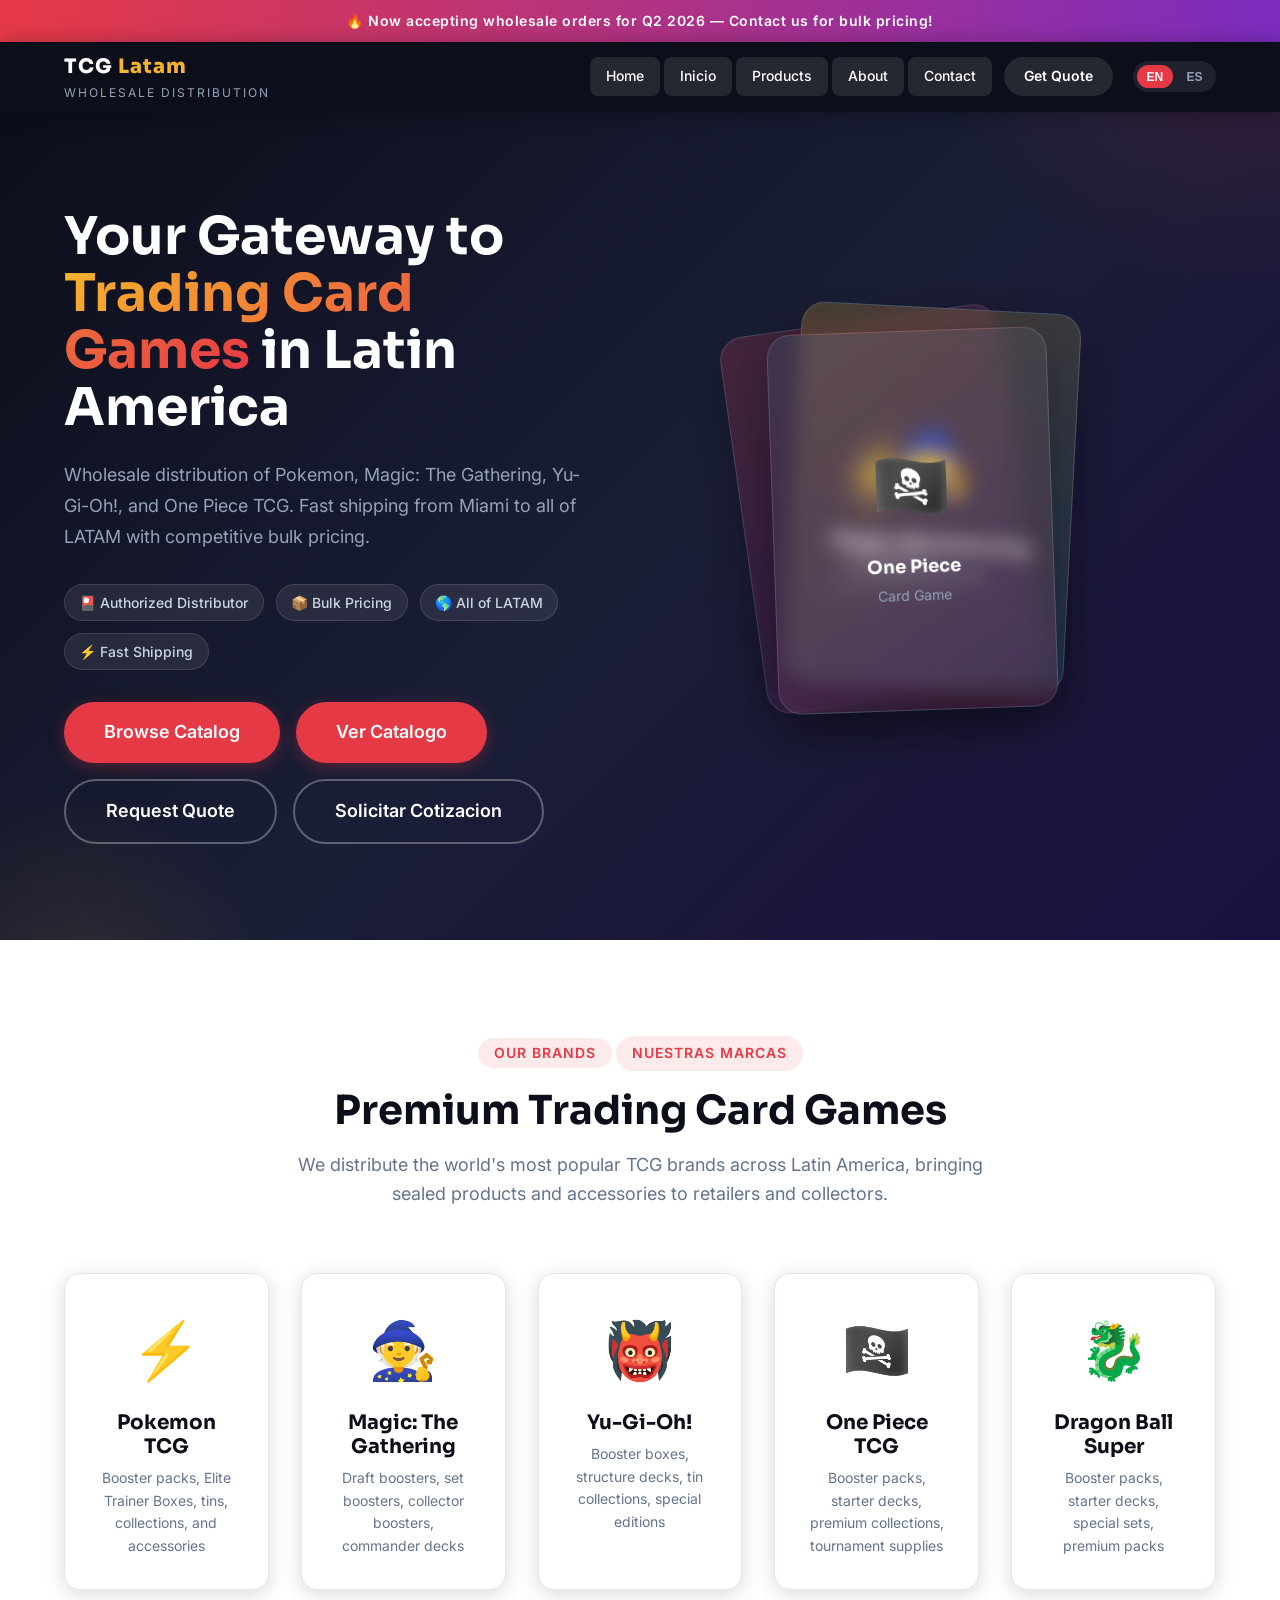
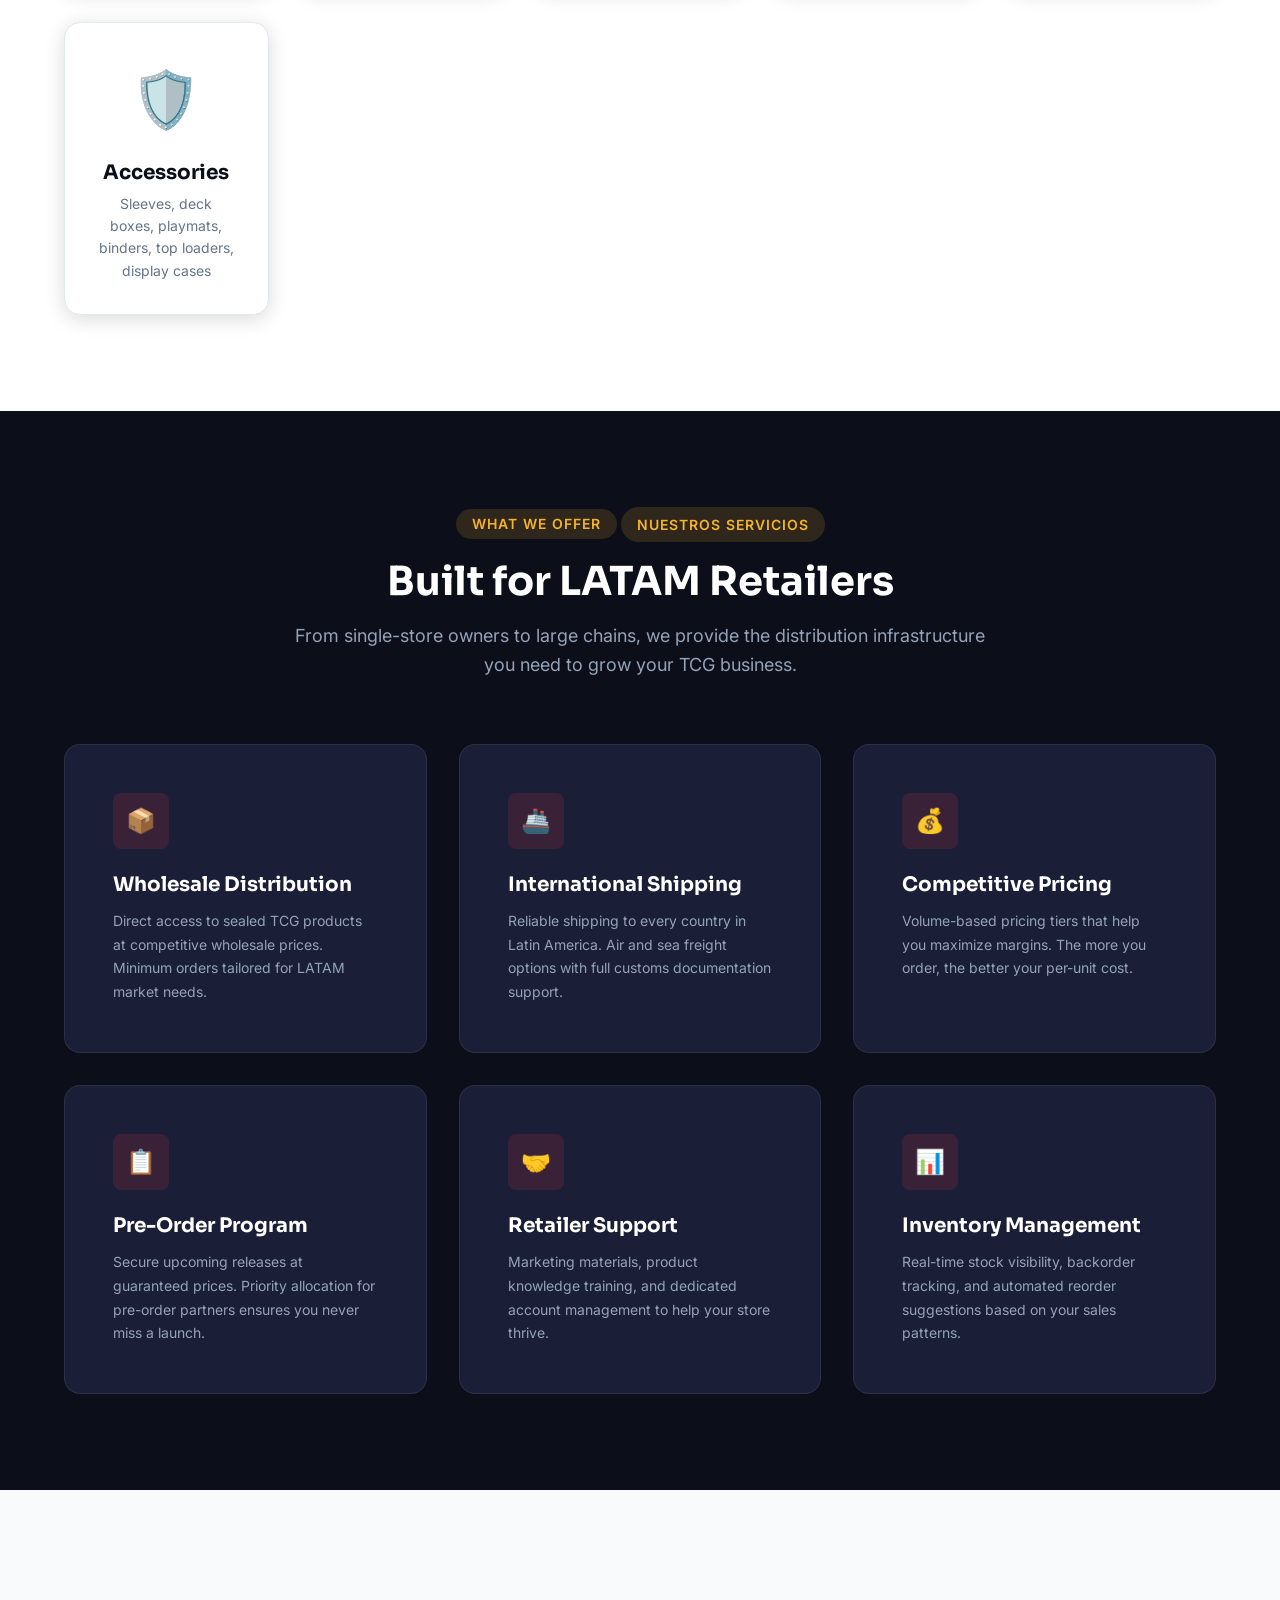
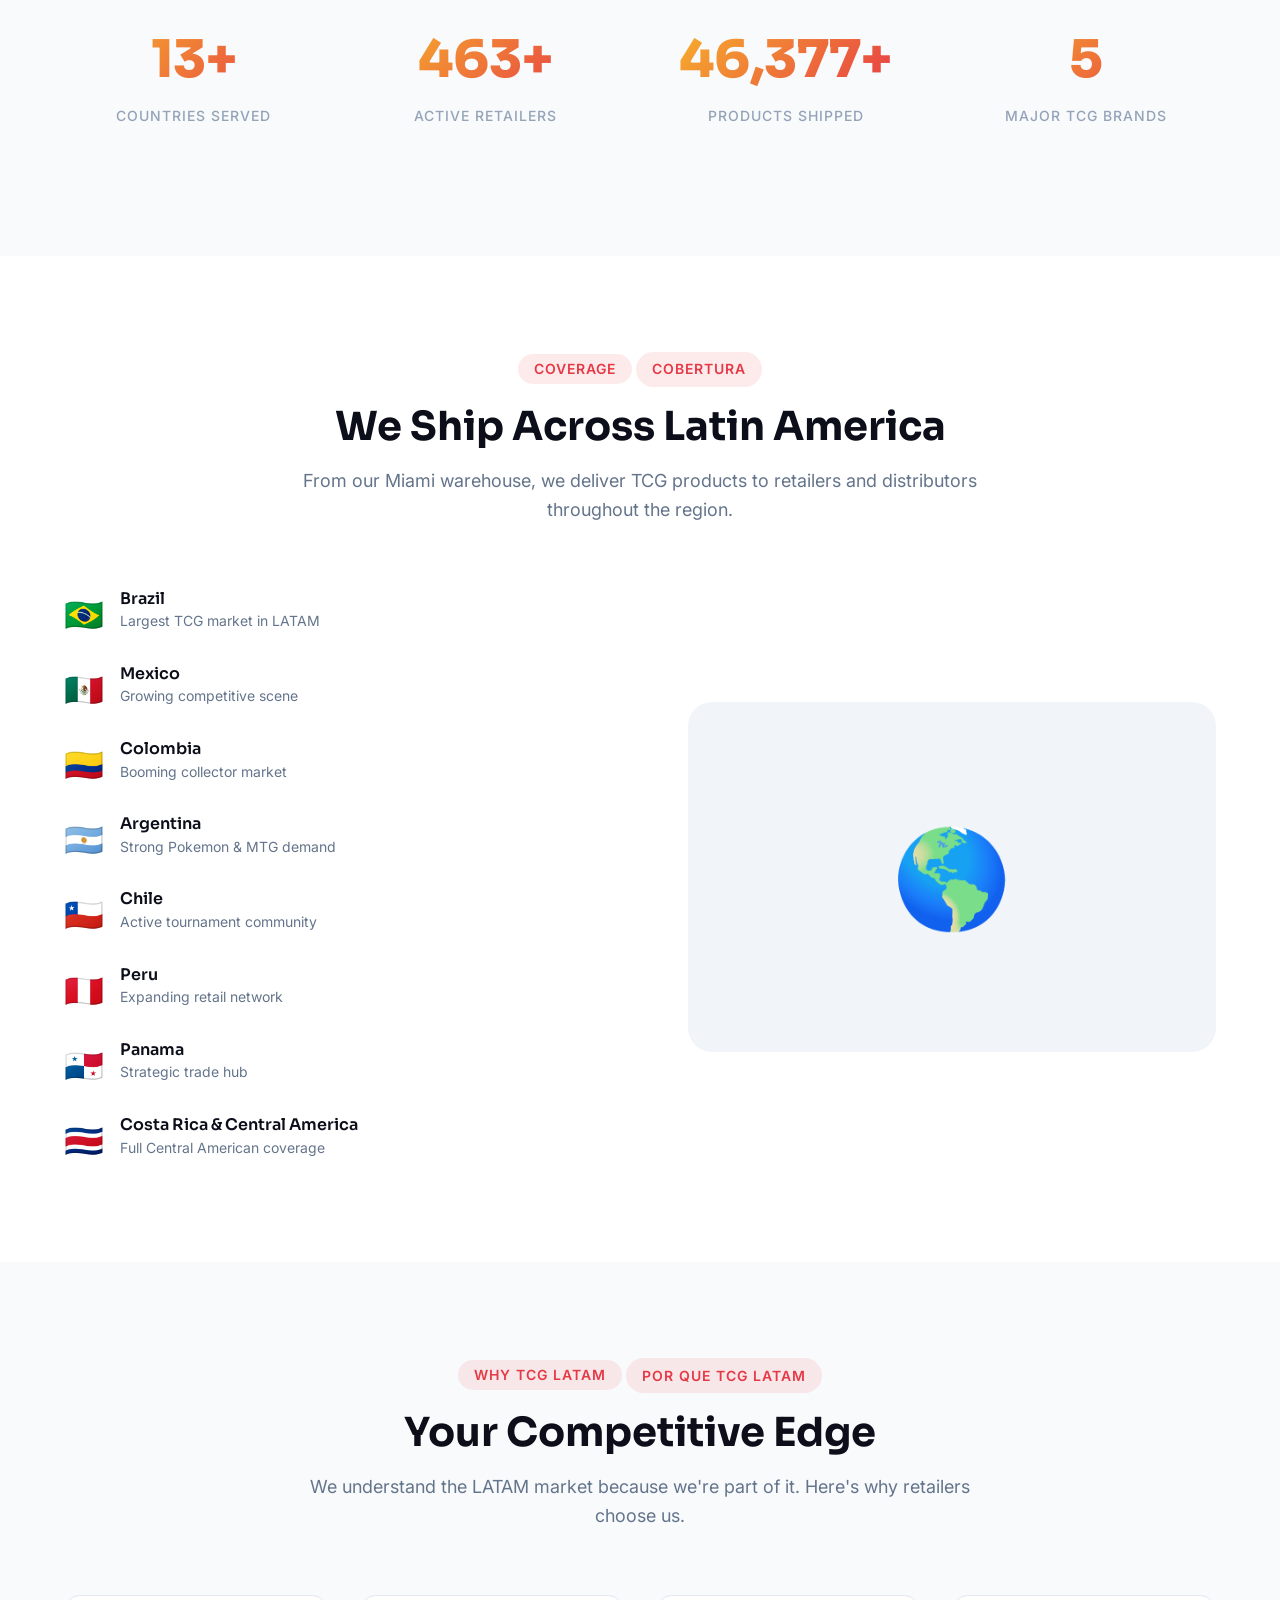
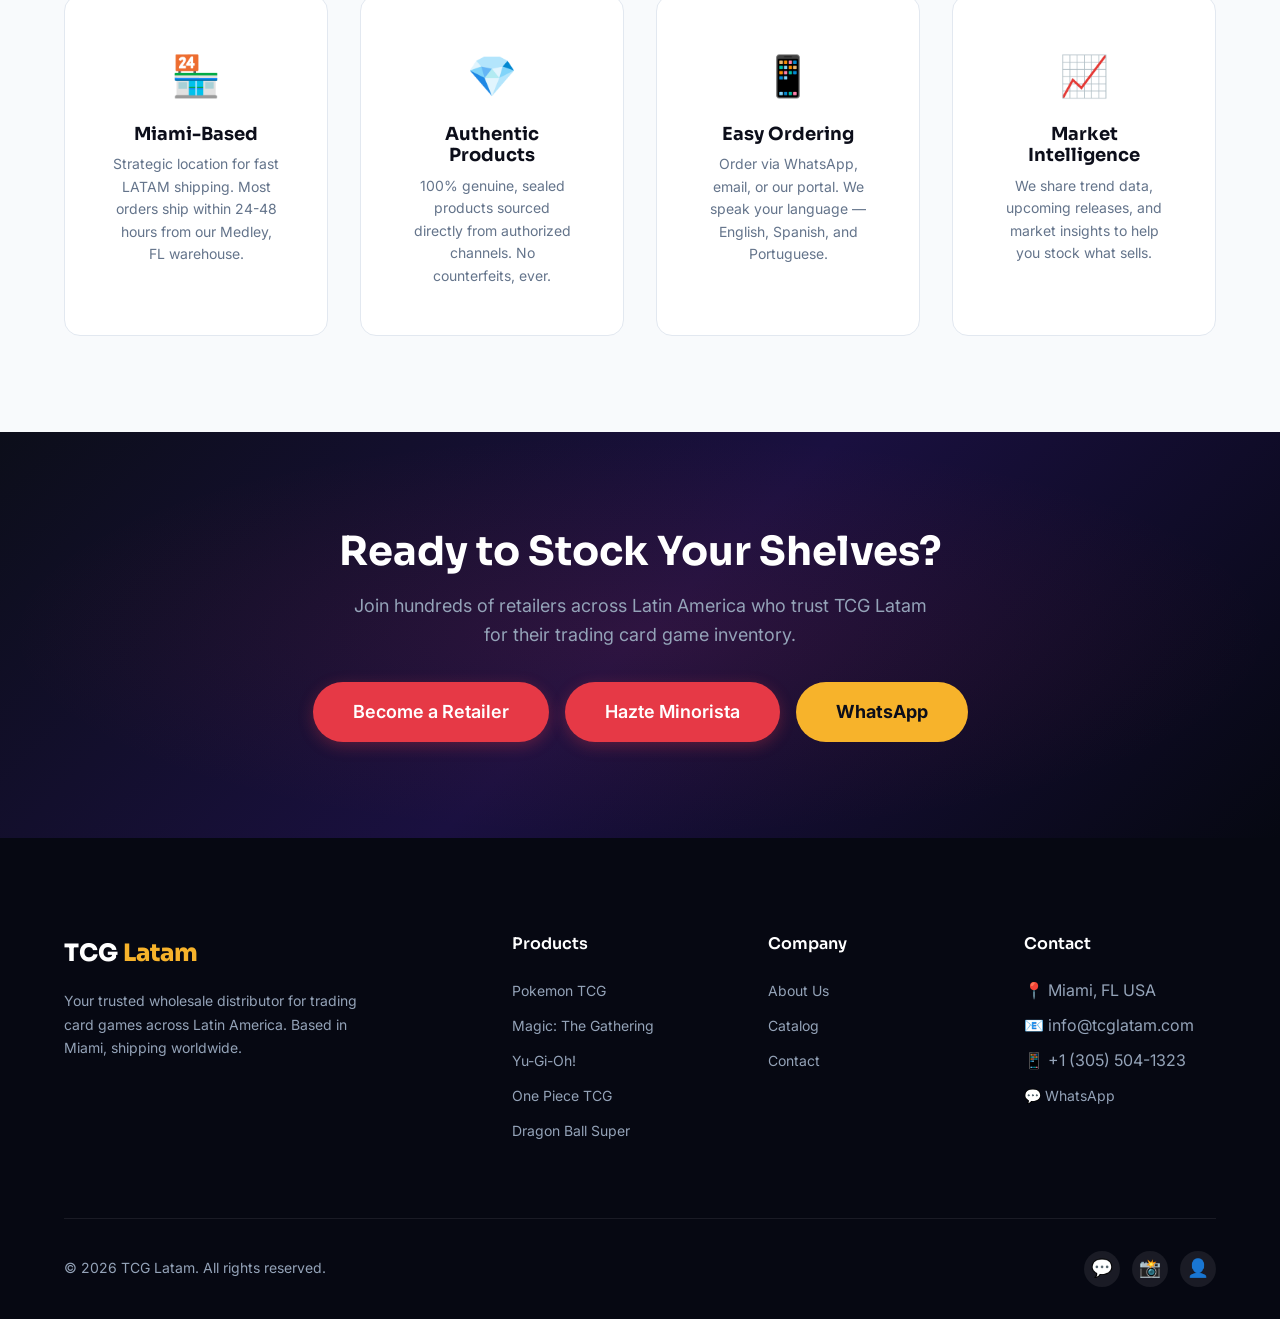
<file: index.html>
<!DOCTYPE html>
<html lang="en">
<head>
    <meta charset="UTF-8">
    <meta name="viewport" content="width=device-width, initial-scale=1.0, maximum-scale=5.0">
    <title>TCG Latam | Wholesale Trading Card Game Distribution for Latin America</title>
    <meta name="description" content="TCG Latam is your trusted wholesale distributor for Pokemon, Magic: The Gathering, Yu-Gi-Oh!, and One Piece TCG across Latin America. Competitive pricing, fast shipping from Miami.">
    <meta name="keywords" content="TCG wholesale, trading card games Latin America, Pokemon wholesale, Magic the Gathering distributor, Yu-Gi-Oh wholesale, TCG distributor LATAM, card game wholesale Miami, Pokemon cards Latin America, MTG wholesale, TCG bulk orders, trading cards wholesale, Pokemon distributor, TCG Latam, tarjetas coleccionables, juegos de cartas, distribuidor mayorista">
    <meta name="robots" content="index, follow">
    <meta name="author" content="TCG Latam">
    <link rel="canonical" href="https://tcglatam.com/">

    <!-- Geo Meta -->
    <meta name="geo.region" content="US-FL">
    <meta name="geo.placename" content="Miami, Florida">

    <!-- Mobile -->
    <meta name="theme-color" content="#0c0e1a">
    <meta name="apple-mobile-web-app-capable" content="yes">

    <!-- Open Graph -->
    <meta property="og:type" content="website">
    <meta property="og:url" content="https://tcglatam.com/">
    <meta property="og:title" content="TCG Latam | Wholesale Trading Card Games for Latin America">
    <meta property="og:description" content="Your wholesale source for Pokemon, Magic: The Gathering, Yu-Gi-Oh!, and One Piece TCG. Shipping from Miami to all of Latin America.">
    <meta property="og:site_name" content="TCG Latam">
    <meta property="og:locale" content="en_US">

    <!-- Favicon -->
    <link rel="icon" type="image/svg+xml" href="data:image/svg+xml,<svg xmlns='http://www.w3.org/2000/svg' viewBox='0 0 100 100'><text y='.9em' font-size='90'>🃏</text></svg>">

    <!-- Fonts -->
    <link rel="preconnect" href="https://fonts.googleapis.com">
    <link rel="preconnect" href="https://fonts.gstatic.com" crossorigin>
    <link href="https://fonts.googleapis.com/css2?family=Inter:wght@400;500;600;700;800&family=Sora:wght@500;600;700;800&display=swap" rel="stylesheet">

    <!-- Styles -->
    <link rel="stylesheet" href="css/style.css">
</head>
<body>

<!-- Announcement Bar -->
<div class="announcement-bar">
    <span data-lang="en" class="active">🔥 Now accepting wholesale orders for Q2 2026 — Contact us for bulk pricing!</span>
    <span data-lang="es">🔥 Aceptando pedidos mayoristas para Q2 2026 — Contactanos para precios por volumen!</span>
</div>

<!-- Navigation -->
<nav class="navbar">
    <div class="container">
        <a href="index.html" class="navbar-brand">
            <div class="brand-text">
                <span class="brand-name">TCG <span class="highlight">Latam</span></span>
                <span class="brand-tagline">Wholesale Distribution</span>
            </div>
        </a>

        <div class="nav-links">
            <a href="index.html" class="active" data-lang="en">Home</a>
            <a href="index.html" class="active" data-lang="es">Inicio</a>
            <a href="products.html" data-lang="en">Products</a>
            <a href="products.html" data-lang="es">Productos</a>
            <a href="about.html" data-lang="en">About</a>
            <a href="about.html" data-lang="es">Nosotros</a>
            <a href="contact.html" data-lang="en">Contact</a>
            <a href="contact.html" data-lang="es">Contacto</a>
            <a href="contact.html" class="btn-nav" data-lang="en">Get Quote</a>
            <a href="contact.html" class="btn-nav" data-lang="es">Cotizar</a>

            <div class="lang-switch">
                <button data-set-lang="en" class="active">EN</button>
                <button data-set-lang="es">ES</button>
            </div>
        </div>

        <button class="menu-toggle" aria-label="Menu">
            <span></span><span></span><span></span>
        </button>
    </div>
</nav>

<!-- Hero Section -->
<section class="hero">
    <div class="container">
        <div class="hero-content">
            <div data-lang="en" class="active">
                <h1>Your Gateway to <span class="gradient-text">Trading Card Games</span> in Latin America</h1>
                <p>Wholesale distribution of Pokemon, Magic: The Gathering, Yu-Gi-Oh!, and One Piece TCG. Fast shipping from Miami to all of LATAM with competitive bulk pricing.</p>
            </div>
            <div data-lang="es">
                <h1>Tu Puerta a los <span class="gradient-text">Juegos de Cartas Coleccionables</span> en Latinoamerica</h1>
                <p>Distribucion mayorista de Pokemon, Magic: The Gathering, Yu-Gi-Oh! y One Piece TCG. Envios rapidos desde Miami a toda Latinoamerica con precios competitivos.</p>
            </div>

            <div class="hero-badges">
                <span class="hero-badge">🎴 Authorized Distributor</span>
                <span class="hero-badge">📦 Bulk Pricing</span>
                <span class="hero-badge">🌎 All of LATAM</span>
                <span class="hero-badge">⚡ Fast Shipping</span>
            </div>

            <div class="hero-cta">
                <a href="products.html" class="btn btn-primary btn-lg" data-lang="en" style="display:inline-flex">Browse Catalog</a>
                <a href="products.html" class="btn btn-primary btn-lg" data-lang="es" style="display:inline-flex">Ver Catalogo</a>
                <a href="contact.html" class="btn btn-secondary btn-lg" data-lang="en" style="display:inline-flex">Request Quote</a>
                <a href="contact.html" class="btn btn-secondary btn-lg" data-lang="es" style="display:inline-flex">Solicitar Cotizacion</a>
            </div>
        </div>

        <div class="hero-visual">
            <div class="hero-card-stack">
                <div class="hero-card">
                    <span class="hero-card-icon">⚡</span>
                    <span class="hero-card-title">Pokemon</span>
                    <span class="hero-card-sub">TCG & Accessories</span>
                </div>
                <div class="hero-card">
                    <span class="hero-card-icon">🧙</span>
                    <span class="hero-card-title">Magic: The Gathering</span>
                    <span class="hero-card-sub">Booster & Sealed</span>
                </div>
                <div class="hero-card">
                    <span class="hero-card-icon">🏴‍☠️</span>
                    <span class="hero-card-title">One Piece</span>
                    <span class="hero-card-sub">Card Game</span>
                </div>
            </div>
        </div>
    </div>
</section>

<!-- Brands We Distribute -->
<section class="section" id="brands">
    <div class="container">
        <div class="section-header">
            <span class="badge" data-lang="en" class="active">Our Brands</span>
            <span class="badge" data-lang="es">Nuestras Marcas</span>
            <div data-lang="en" class="active">
                <h2>Premium Trading Card Games</h2>
                <p>We distribute the world's most popular TCG brands across Latin America, bringing sealed products and accessories to retailers and collectors.</p>
            </div>
            <div data-lang="es">
                <h2>Juegos de Cartas Premium</h2>
                <p>Distribuimos las marcas de TCG mas populares del mundo en toda Latinoamerica, llevando productos sellados y accesorios a minoristas y coleccionistas.</p>
            </div>
        </div>

        <div class="brands-grid">
            <div class="brand-card">
                <div class="brand-icon">⚡</div>
                <h3>Pokemon TCG</h3>
                <p data-lang="en" class="active">Booster packs, Elite Trainer Boxes, tins, collections, and accessories</p>
                <p data-lang="es">Sobres, Elite Trainer Boxes, latas, colecciones y accesorios</p>
            </div>
            <div class="brand-card">
                <div class="brand-icon">🧙</div>
                <h3>Magic: The Gathering</h3>
                <p data-lang="en" class="active">Draft boosters, set boosters, collector boosters, commander decks</p>
                <p data-lang="es">Draft boosters, set boosters, collector boosters, mazos commander</p>
            </div>
            <div class="brand-card">
                <div class="brand-icon">👹</div>
                <h3>Yu-Gi-Oh!</h3>
                <p data-lang="en" class="active">Booster boxes, structure decks, tin collections, special editions</p>
                <p data-lang="es">Cajas de sobres, mazos de estructura, latas de coleccion, ediciones especiales</p>
            </div>
            <div class="brand-card">
                <div class="brand-icon">🏴‍☠️</div>
                <h3>One Piece TCG</h3>
                <p data-lang="en" class="active">Booster packs, starter decks, premium collections, tournament supplies</p>
                <p data-lang="es">Sobres, mazos iniciales, colecciones premium, suministros para torneos</p>
            </div>
            <div class="brand-card">
                <div class="brand-icon">🐉</div>
                <h3>Dragon Ball Super</h3>
                <p data-lang="en" class="active">Booster packs, starter decks, special sets, premium packs</p>
                <p data-lang="es">Sobres, mazos iniciales, sets especiales, packs premium</p>
            </div>
            <div class="brand-card">
                <div class="brand-icon">🛡️</div>
                <h3>Accessories</h3>
                <p data-lang="en" class="active">Sleeves, deck boxes, playmats, binders, top loaders, display cases</p>
                <p data-lang="es">Protectores, cajas de mazo, tapetes, carpetas, top loaders, vitrinas</p>
            </div>
        </div>
    </div>
</section>

<!-- Services Section -->
<section class="section section-dark" id="services">
    <div class="container">
        <div class="section-header">
            <span class="badge" data-lang="en" class="active">What We Offer</span>
            <span class="badge" data-lang="es">Nuestros Servicios</span>
            <div data-lang="en" class="active">
                <h2>Built for LATAM Retailers</h2>
                <p>From single-store owners to large chains, we provide the distribution infrastructure you need to grow your TCG business.</p>
            </div>
            <div data-lang="es">
                <h2>Hecho para Minoristas de LATAM</h2>
                <p>Desde tiendas individuales hasta grandes cadenas, proporcionamos la infraestructura de distribucion que necesitas para hacer crecer tu negocio de TCG.</p>
            </div>
        </div>

        <div class="services-grid">
            <div class="service-card">
                <div class="icon">📦</div>
                <div data-lang="en" class="active">
                    <h3>Wholesale Distribution</h3>
                    <p>Direct access to sealed TCG products at competitive wholesale prices. Minimum orders tailored for LATAM market needs.</p>
                </div>
                <div data-lang="es">
                    <h3>Distribucion Mayorista</h3>
                    <p>Acceso directo a productos TCG sellados a precios mayoristas competitivos. Pedidos minimos adaptados a las necesidades del mercado LATAM.</p>
                </div>
            </div>
            <div class="service-card">
                <div class="icon">🚢</div>
                <div data-lang="en" class="active">
                    <h3>International Shipping</h3>
                    <p>Reliable shipping to every country in Latin America. Air and sea freight options with full customs documentation support.</p>
                </div>
                <div data-lang="es">
                    <h3>Envio Internacional</h3>
                    <p>Envios confiables a todos los paises de Latinoamerica. Opciones de flete aereo y maritimo con soporte completo de documentacion aduanera.</p>
                </div>
            </div>
            <div class="service-card">
                <div class="icon">💰</div>
                <div data-lang="en" class="active">
                    <h3>Competitive Pricing</h3>
                    <p>Volume-based pricing tiers that help you maximize margins. The more you order, the better your per-unit cost.</p>
                </div>
                <div data-lang="es">
                    <h3>Precios Competitivos</h3>
                    <p>Niveles de precios basados en volumen que te ayudan a maximizar margenes. Cuanto mas pides, mejor tu costo unitario.</p>
                </div>
            </div>
            <div class="service-card">
                <div class="icon">📋</div>
                <div data-lang="en" class="active">
                    <h3>Pre-Order Program</h3>
                    <p>Secure upcoming releases at guaranteed prices. Priority allocation for pre-order partners ensures you never miss a launch.</p>
                </div>
                <div data-lang="es">
                    <h3>Programa de Pre-Venta</h3>
                    <p>Asegura los proximos lanzamientos a precios garantizados. Asignacion prioritaria para socios de pre-venta para que nunca te pierdas un lanzamiento.</p>
                </div>
            </div>
            <div class="service-card">
                <div class="icon">🤝</div>
                <div data-lang="en" class="active">
                    <h3>Retailer Support</h3>
                    <p>Marketing materials, product knowledge training, and dedicated account management to help your store thrive.</p>
                </div>
                <div data-lang="es">
                    <h3>Soporte a Minoristas</h3>
                    <p>Materiales de marketing, capacitacion de productos y gestion de cuentas dedicada para ayudar a tu tienda a prosperar.</p>
                </div>
            </div>
            <div class="service-card">
                <div class="icon">📊</div>
                <div data-lang="en" class="active">
                    <h3>Inventory Management</h3>
                    <p>Real-time stock visibility, backorder tracking, and automated reorder suggestions based on your sales patterns.</p>
                </div>
                <div data-lang="es">
                    <h3>Gestion de Inventario</h3>
                    <p>Visibilidad de stock en tiempo real, seguimiento de pedidos pendientes y sugerencias automaticas de reorden basadas en tus patrones de ventas.</p>
                </div>
            </div>
        </div>
    </div>
</section>

<!-- Stats Section -->
<section class="section section-gray">
    <div class="container">
        <div class="stats-grid">
            <div class="stat-item">
                <div class="stat-number" data-count="15" data-suffix="+">0</div>
                <div class="stat-label" data-lang="en" class="active">Countries Served</div>
                <div class="stat-label" data-lang="es">Paises Atendidos</div>
            </div>
            <div class="stat-item">
                <div class="stat-number" data-count="500" data-suffix="+">0</div>
                <div class="stat-label" data-lang="en" class="active">Active Retailers</div>
                <div class="stat-label" data-lang="es">Minoristas Activos</div>
            </div>
            <div class="stat-item">
                <div class="stat-number" data-count="50000" data-suffix="+">0</div>
                <div class="stat-label" data-lang="en" class="active">Products Shipped</div>
                <div class="stat-label" data-lang="es">Productos Enviados</div>
            </div>
            <div class="stat-item">
                <div class="stat-number" data-count="6" data-suffix="">0</div>
                <div class="stat-label" data-lang="en" class="active">Major TCG Brands</div>
                <div class="stat-label" data-lang="es">Marcas TCG Principales</div>
            </div>
        </div>
    </div>
</section>

<!-- Coverage Section -->
<section class="section" id="coverage">
    <div class="container">
        <div class="section-header">
            <span class="badge" data-lang="en" class="active">Coverage</span>
            <span class="badge" data-lang="es">Cobertura</span>
            <div data-lang="en" class="active">
                <h2>We Ship Across Latin America</h2>
                <p>From our Miami warehouse, we deliver TCG products to retailers and distributors throughout the region.</p>
            </div>
            <div data-lang="es">
                <h2>Enviamos a Toda Latinoamerica</h2>
                <p>Desde nuestro almacen en Miami, entregamos productos TCG a minoristas y distribuidores en toda la region.</p>
            </div>
        </div>

        <div class="coverage-content">
            <div class="coverage-list">
                <div class="coverage-item">
                    <span class="flag">🇧🇷</span>
                    <div class="info">
                        <h4>Brazil</h4>
                        <p data-lang="en" class="active">Largest TCG market in LATAM</p>
                        <p data-lang="es">Mayor mercado TCG en LATAM</p>
                    </div>
                </div>
                <div class="coverage-item">
                    <span class="flag">🇲🇽</span>
                    <div class="info">
                        <h4>Mexico</h4>
                        <p data-lang="en" class="active">Growing competitive scene</p>
                        <p data-lang="es">Escena competitiva en crecimiento</p>
                    </div>
                </div>
                <div class="coverage-item">
                    <span class="flag">🇨🇴</span>
                    <div class="info">
                        <h4>Colombia</h4>
                        <p data-lang="en" class="active">Booming collector market</p>
                        <p data-lang="es">Mercado de coleccionistas en auge</p>
                    </div>
                </div>
                <div class="coverage-item">
                    <span class="flag">🇦🇷</span>
                    <div class="info">
                        <h4>Argentina</h4>
                        <p data-lang="en" class="active">Strong Pokemon & MTG demand</p>
                        <p data-lang="es">Fuerte demanda de Pokemon & MTG</p>
                    </div>
                </div>
                <div class="coverage-item">
                    <span class="flag">🇨🇱</span>
                    <div class="info">
                        <h4>Chile</h4>
                        <p data-lang="en" class="active">Active tournament community</p>
                        <p data-lang="es">Comunidad de torneos activa</p>
                    </div>
                </div>
                <div class="coverage-item">
                    <span class="flag">🇵🇪</span>
                    <div class="info">
                        <h4>Peru</h4>
                        <p data-lang="en" class="active">Expanding retail network</p>
                        <p data-lang="es">Red de tiendas en expansion</p>
                    </div>
                </div>
                <div class="coverage-item">
                    <span class="flag">🇵🇦</span>
                    <div class="info">
                        <h4>Panama</h4>
                        <p data-lang="en" class="active">Strategic trade hub</p>
                        <p data-lang="es">Hub comercial estrategico</p>
                    </div>
                </div>
                <div class="coverage-item">
                    <span class="flag">🇨🇷</span>
                    <div class="info">
                        <h4>Costa Rica & Central America</h4>
                        <p data-lang="en" class="active">Full Central American coverage</p>
                        <p data-lang="es">Cobertura completa de Centroamerica</p>
                    </div>
                </div>
            </div>
            <div class="coverage-map">
                🌎
            </div>
        </div>
    </div>
</section>

<!-- Why Choose Us -->
<section class="section section-gray" id="why">
    <div class="container">
        <div class="section-header">
            <span class="badge" data-lang="en" class="active">Why TCG Latam</span>
            <span class="badge" data-lang="es">Por que TCG Latam</span>
            <div data-lang="en" class="active">
                <h2>Your Competitive Edge</h2>
                <p>We understand the LATAM market because we're part of it. Here's why retailers choose us.</p>
            </div>
            <div data-lang="es">
                <h2>Tu Ventaja Competitiva</h2>
                <p>Entendemos el mercado LATAM porque somos parte de el. Por eso los minoristas nos eligen.</p>
            </div>
        </div>

        <div class="why-grid">
            <div class="why-card">
                <div class="why-icon">🏪</div>
                <div data-lang="en" class="active">
                    <h3>Miami-Based</h3>
                    <p>Strategic location for fast LATAM shipping. Most orders ship within 24-48 hours from our Medley, FL warehouse.</p>
                </div>
                <div data-lang="es">
                    <h3>Base en Miami</h3>
                    <p>Ubicacion estrategica para envios rapidos a LATAM. La mayoria de pedidos salen en 24-48 horas desde nuestro almacen en Medley, FL.</p>
                </div>
            </div>
            <div class="why-card">
                <div class="why-icon">💎</div>
                <div data-lang="en" class="active">
                    <h3>Authentic Products</h3>
                    <p>100% genuine, sealed products sourced directly from authorized channels. No counterfeits, ever.</p>
                </div>
                <div data-lang="es">
                    <h3>Productos Autenticos</h3>
                    <p>Productos 100% genuinos y sellados, directamente de canales autorizados. Sin falsificaciones, nunca.</p>
                </div>
            </div>
            <div class="why-card">
                <div class="why-icon">📱</div>
                <div data-lang="en" class="active">
                    <h3>Easy Ordering</h3>
                    <p>Order via WhatsApp, email, or our portal. We speak your language — English, Spanish, and Portuguese.</p>
                </div>
                <div data-lang="es">
                    <h3>Pedidos Faciles</h3>
                    <p>Ordena por WhatsApp, email o nuestro portal. Hablamos tu idioma — ingles, espanol y portugues.</p>
                </div>
            </div>
            <div class="why-card">
                <div class="why-icon">📈</div>
                <div data-lang="en" class="active">
                    <h3>Market Intelligence</h3>
                    <p>We share trend data, upcoming releases, and market insights to help you stock what sells.</p>
                </div>
                <div data-lang="es">
                    <h3>Inteligencia de Mercado</h3>
                    <p>Compartimos datos de tendencias, proximos lanzamientos y perspectivas del mercado para ayudarte a tener lo que se vende.</p>
                </div>
            </div>
        </div>
    </div>
</section>

<!-- CTA Section -->
<section class="cta-section">
    <div class="container">
        <div data-lang="en" class="active">
            <h2>Ready to Stock Your Shelves?</h2>
            <p>Join hundreds of retailers across Latin America who trust TCG Latam for their trading card game inventory.</p>
        </div>
        <div data-lang="es">
            <h2>Listo para Llenar tus Estantes?</h2>
            <p>Unite a cientos de minoristas en Latinoamerica que confian en TCG Latam para su inventario de juegos de cartas.</p>
        </div>
        <div class="cta-buttons">
            <a href="contact.html" class="btn btn-primary btn-lg" data-lang="en" style="display:inline-flex">Become a Retailer</a>
            <a href="contact.html" class="btn btn-primary btn-lg" data-lang="es" style="display:inline-flex">Hazte Minorista</a>
            <a href="https://wa.me/13055041323" target="_blank" class="btn btn-accent btn-lg">WhatsApp</a>
        </div>
    </div>
</section>

<!-- Footer -->
<footer class="footer">
    <div class="container">
        <div class="footer-grid">
            <div class="footer-brand">
                <div class="brand-name">TCG <span class="highlight">Latam</span></div>
                <p data-lang="en" class="active">Your trusted wholesale distributor for trading card games across Latin America. Based in Miami, shipping worldwide.</p>
                <p data-lang="es">Tu distribuidor mayorista de confianza para juegos de cartas coleccionables en toda Latinoamerica. Con base en Miami, envios a todo el mundo.</p>
            </div>
            <div class="footer-col">
                <h4 data-lang="en" class="active">Products</h4>
                <h4 data-lang="es">Productos</h4>
                <ul>
                    <li><a href="products.html">Pokemon TCG</a></li>
                    <li><a href="products.html">Magic: The Gathering</a></li>
                    <li><a href="products.html">Yu-Gi-Oh!</a></li>
                    <li><a href="products.html">One Piece TCG</a></li>
                    <li><a href="products.html">Dragon Ball Super</a></li>
                </ul>
            </div>
            <div class="footer-col">
                <h4 data-lang="en" class="active">Company</h4>
                <h4 data-lang="es">Empresa</h4>
                <ul>
                    <li><a href="about.html" data-lang="en" class="active">About Us</a></li>
                    <li><a href="about.html" data-lang="es">Nosotros</a></li>
                    <li><a href="products.html" data-lang="en" class="active">Catalog</a></li>
                    <li><a href="products.html" data-lang="es">Catalogo</a></li>
                    <li><a href="contact.html" data-lang="en" class="active">Contact</a></li>
                    <li><a href="contact.html" data-lang="es">Contacto</a></li>
                </ul>
            </div>
            <div class="footer-col">
                <h4 data-lang="en" class="active">Contact</h4>
                <h4 data-lang="es">Contacto</h4>
                <ul>
                    <li>📍 Miami, FL USA</li>
                    <li>📧 info@tcglatam.com</li>
                    <li>📱 +1 (305) 504-1323</li>
                    <li><a href="https://wa.me/13055041323" target="_blank">💬 WhatsApp</a></li>
                </ul>
            </div>
        </div>
        <div class="footer-bottom">
            <span>&copy; 2026 TCG Latam. All rights reserved.</span>
            <div class="footer-social">
                <a href="https://wa.me/13055041323" target="_blank" title="WhatsApp">💬</a>
                <a href="#" title="Instagram">📸</a>
                <a href="#" title="Facebook">👤</a>
            </div>
        </div>
    </div>
</footer>

<script src="js/main.js"></script>
</body>
</html>
</file>
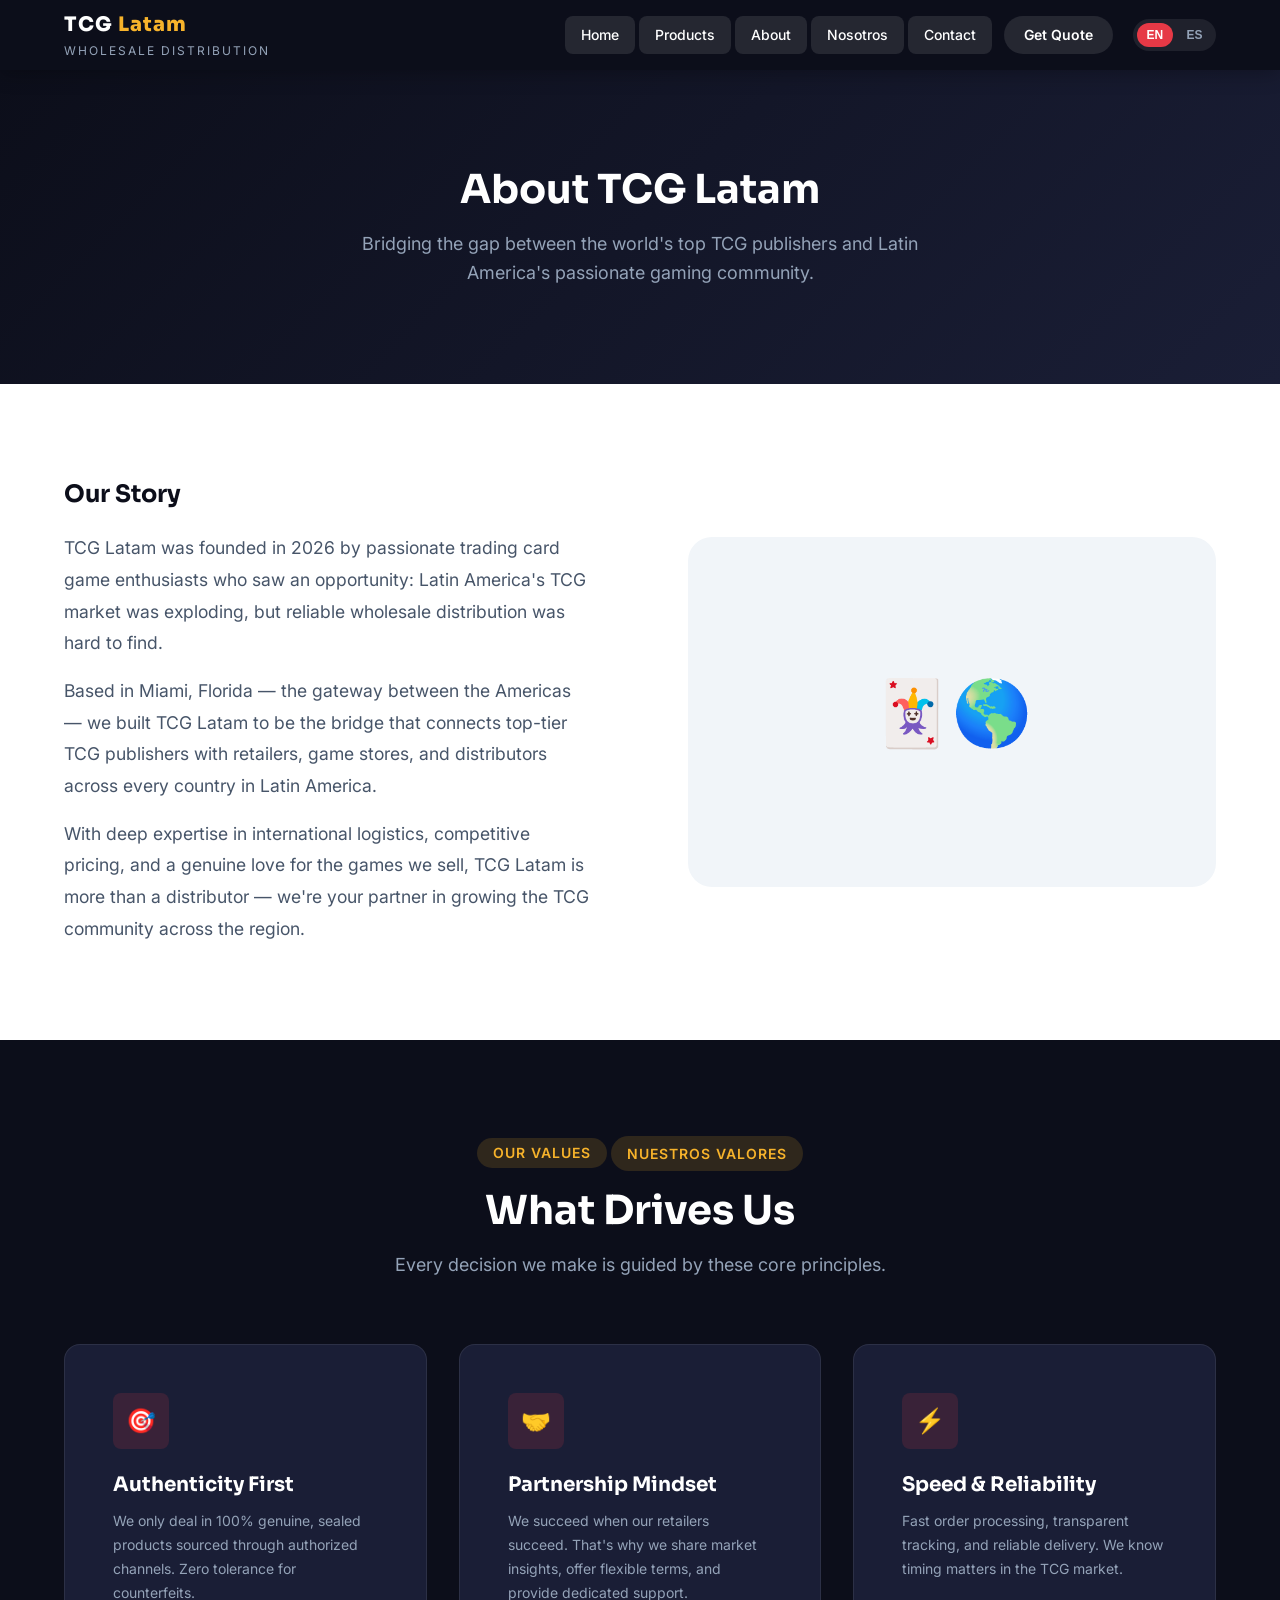
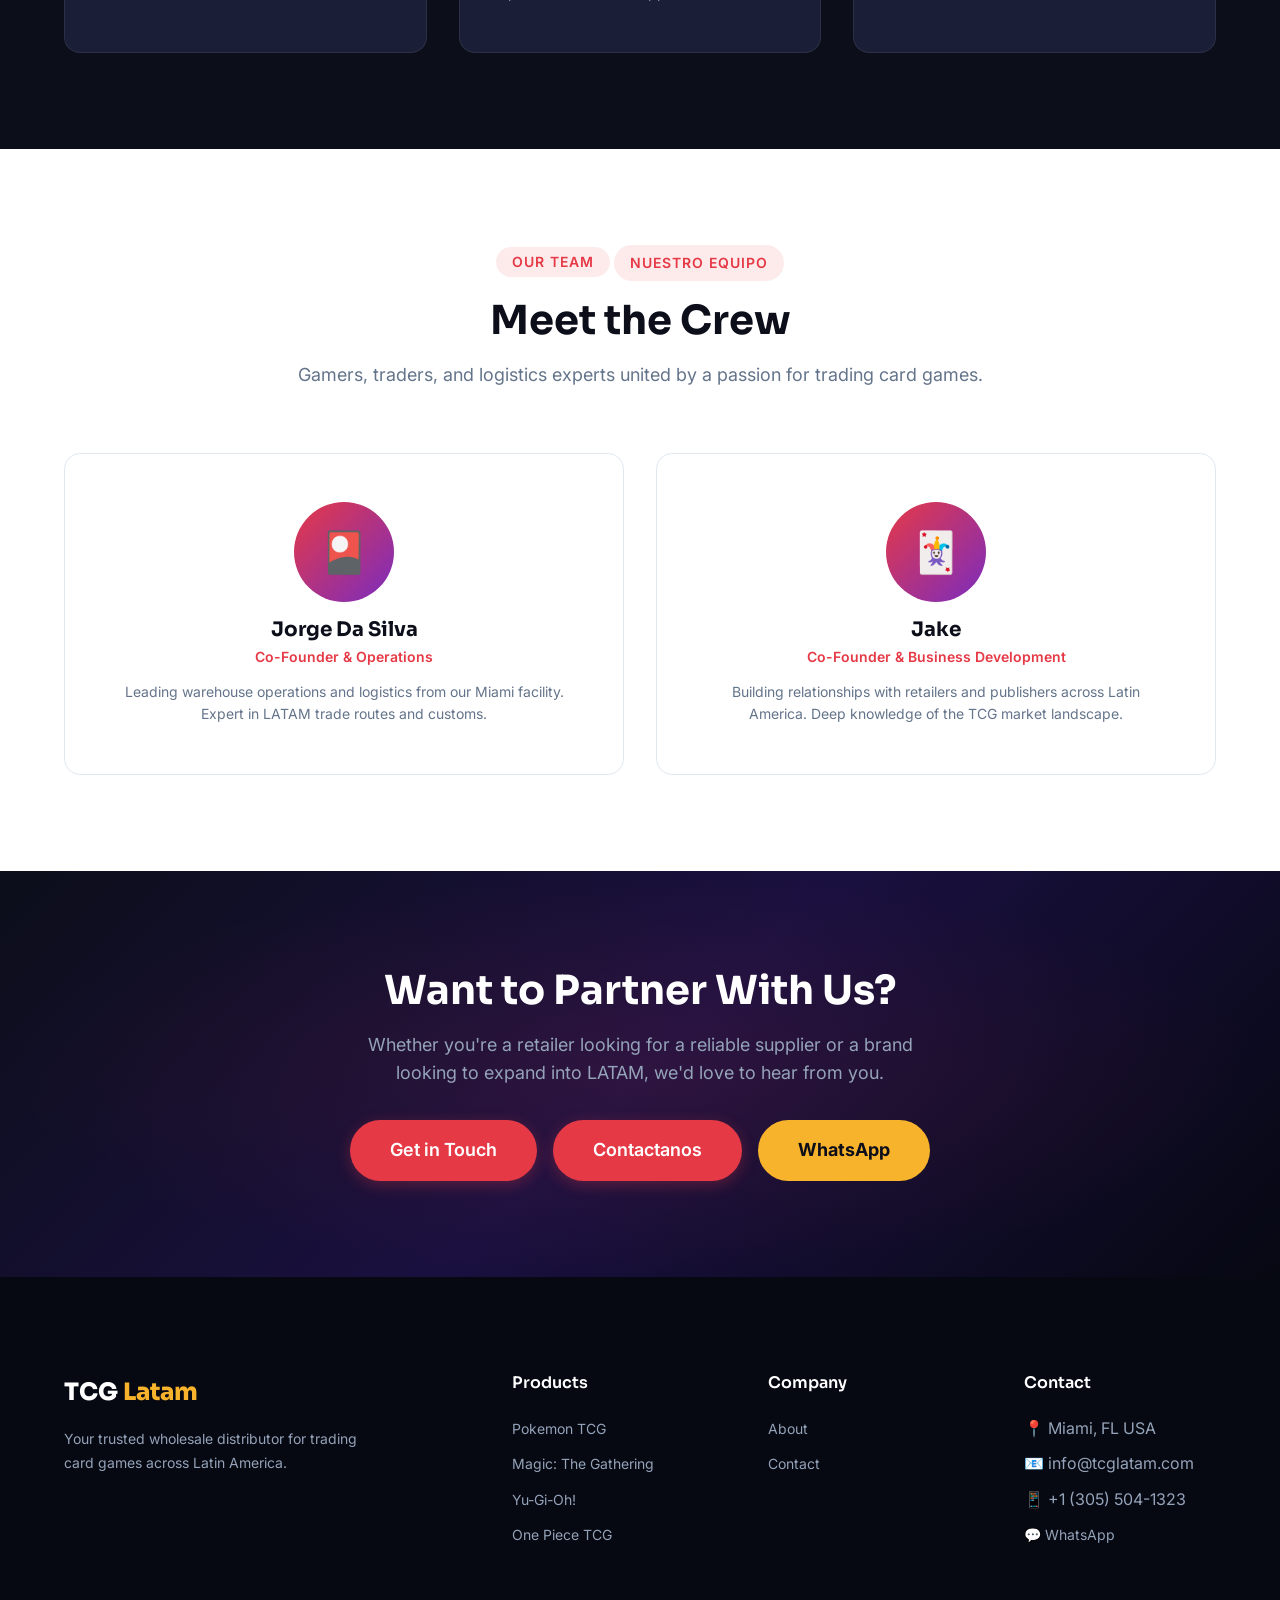
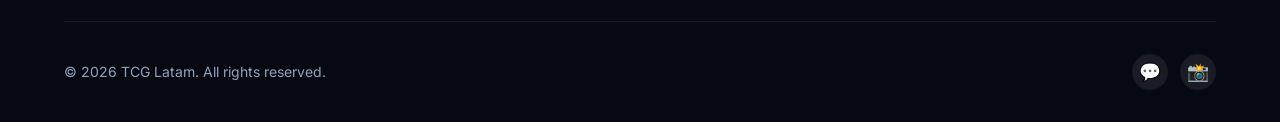
<file: about.html>
<!DOCTYPE html>
<html lang="en">
<head>
    <meta charset="UTF-8">
    <meta name="viewport" content="width=device-width, initial-scale=1.0, maximum-scale=5.0">
    <title>About Us | TCG Latam - Wholesale Trading Card Game Distribution</title>
    <meta name="description" content="TCG Latam is a Miami-based wholesale distributor bringing the world's best trading card games to Latin America. Meet our team and learn our story.">
    <meta name="theme-color" content="#0c0e1a">
    <link rel="icon" type="image/svg+xml" href="data:image/svg+xml,<svg xmlns='http://www.w3.org/2000/svg' viewBox='0 0 100 100'><text y='.9em' font-size='90'>🃏</text></svg>">
    <link rel="preconnect" href="https://fonts.googleapis.com">
    <link rel="preconnect" href="https://fonts.gstatic.com" crossorigin>
    <link href="https://fonts.googleapis.com/css2?family=Inter:wght@400;500;600;700;800&family=Sora:wght@500;600;700;800&display=swap" rel="stylesheet">
    <link rel="stylesheet" href="css/style.css">
</head>
<body>

<!-- Navigation -->
<nav class="navbar">
    <div class="container">
        <a href="index.html" class="navbar-brand">
            <div class="brand-text">
                <span class="brand-name">TCG <span class="highlight">Latam</span></span>
                <span class="brand-tagline">Wholesale Distribution</span>
            </div>
        </a>
        <div class="nav-links">
            <a href="index.html" data-lang="en">Home</a>
            <a href="index.html" data-lang="es">Inicio</a>
            <a href="products.html" data-lang="en">Products</a>
            <a href="products.html" data-lang="es">Productos</a>
            <a href="about.html" class="active" data-lang="en">About</a>
            <a href="about.html" class="active" data-lang="es">Nosotros</a>
            <a href="contact.html" data-lang="en">Contact</a>
            <a href="contact.html" data-lang="es">Contacto</a>
            <a href="contact.html" class="btn-nav" data-lang="en">Get Quote</a>
            <a href="contact.html" class="btn-nav" data-lang="es">Cotizar</a>
            <div class="lang-switch">
                <button data-set-lang="en" class="active">EN</button>
                <button data-set-lang="es">ES</button>
            </div>
        </div>
        <button class="menu-toggle" aria-label="Menu">
            <span></span><span></span><span></span>
        </button>
    </div>
</nav>

<!-- Page Hero -->
<section class="page-hero">
    <div class="container">
        <div data-lang="en" class="active">
            <h1>About TCG Latam</h1>
            <p>Bridging the gap between the world's top TCG publishers and Latin America's passionate gaming community.</p>
        </div>
        <div data-lang="es">
            <h1>Sobre TCG Latam</h1>
            <p>Conectando a las principales editoriales de TCG del mundo con la apasionada comunidad de jugadores de Latinoamerica.</p>
        </div>
    </div>
</section>

<!-- Our Story -->
<section class="section">
    <div class="container">
        <div class="coverage-content">
            <div>
                <div data-lang="en" class="active">
                    <h2 style="margin-bottom: 1.5rem;">Our Story</h2>
                    <p style="margin-bottom: 1rem; font-size: 1.1rem; line-height: 1.8; color: #475569;">
                        TCG Latam was founded in 2026 by passionate trading card game enthusiasts who saw an opportunity: Latin America's TCG market was exploding, but reliable wholesale distribution was hard to find.
                    </p>
                    <p style="margin-bottom: 1rem; font-size: 1.1rem; line-height: 1.8; color: #475569;">
                        Based in Miami, Florida — the gateway between the Americas — we built TCG Latam to be the bridge that connects top-tier TCG publishers with retailers, game stores, and distributors across every country in Latin America.
                    </p>
                    <p style="font-size: 1.1rem; line-height: 1.8; color: #475569;">
                        With deep expertise in international logistics, competitive pricing, and a genuine love for the games we sell, TCG Latam is more than a distributor — we're your partner in growing the TCG community across the region.
                    </p>
                </div>
                <div data-lang="es">
                    <h2 style="margin-bottom: 1.5rem;">Nuestra Historia</h2>
                    <p style="margin-bottom: 1rem; font-size: 1.1rem; line-height: 1.8; color: #475569;">
                        TCG Latam fue fundada en 2026 por entusiastas apasionados de los juegos de cartas coleccionables que vieron una oportunidad: el mercado de TCG en Latinoamerica estaba explotando, pero la distribucion mayorista confiable era dificil de encontrar.
                    </p>
                    <p style="margin-bottom: 1rem; font-size: 1.1rem; line-height: 1.8; color: #475569;">
                        Con base en Miami, Florida — la puerta de entrada entre las Americas — construimos TCG Latam para ser el puente que conecta a las principales editoriales de TCG con minoristas, tiendas de juegos y distribuidores en todos los paises de Latinoamerica.
                    </p>
                    <p style="font-size: 1.1rem; line-height: 1.8; color: #475569;">
                        Con profunda experiencia en logistica internacional, precios competitivos y un amor genuino por los juegos que vendemos, TCG Latam es mas que un distribuidor — somos tu socio para hacer crecer la comunidad TCG en toda la region.
                    </p>
                </div>
            </div>
            <div class="coverage-map" style="font-size: 4rem;">
                🃏🌎
            </div>
        </div>
    </div>
</section>

<!-- Our Values -->
<section class="section section-dark">
    <div class="container">
        <div class="section-header">
            <span class="badge" data-lang="en" class="active">Our Values</span>
            <span class="badge" data-lang="es">Nuestros Valores</span>
            <div data-lang="en" class="active">
                <h2>What Drives Us</h2>
                <p>Every decision we make is guided by these core principles.</p>
            </div>
            <div data-lang="es">
                <h2>Lo Que Nos Impulsa</h2>
                <p>Cada decision que tomamos esta guiada por estos principios fundamentales.</p>
            </div>
        </div>

        <div class="services-grid">
            <div class="service-card">
                <div class="icon">🎯</div>
                <div data-lang="en" class="active">
                    <h3>Authenticity First</h3>
                    <p>We only deal in 100% genuine, sealed products sourced through authorized channels. Zero tolerance for counterfeits.</p>
                </div>
                <div data-lang="es">
                    <h3>Autenticidad Primero</h3>
                    <p>Solo trabajamos con productos 100% genuinos y sellados de canales autorizados. Tolerancia cero con las falsificaciones.</p>
                </div>
            </div>
            <div class="service-card">
                <div class="icon">🤝</div>
                <div data-lang="en" class="active">
                    <h3>Partnership Mindset</h3>
                    <p>We succeed when our retailers succeed. That's why we share market insights, offer flexible terms, and provide dedicated support.</p>
                </div>
                <div data-lang="es">
                    <h3>Mentalidad de Socios</h3>
                    <p>Tenemos exito cuando nuestros minoristas tienen exito. Por eso compartimos informacion del mercado, ofrecemos terminos flexibles y brindamos soporte dedicado.</p>
                </div>
            </div>
            <div class="service-card">
                <div class="icon">⚡</div>
                <div data-lang="en" class="active">
                    <h3>Speed & Reliability</h3>
                    <p>Fast order processing, transparent tracking, and reliable delivery. We know timing matters in the TCG market.</p>
                </div>
                <div data-lang="es">
                    <h3>Velocidad y Confiabilidad</h3>
                    <p>Procesamiento rapido de pedidos, seguimiento transparente y entregas confiables. Sabemos que el tiempo importa en el mercado TCG.</p>
                </div>
            </div>
        </div>
    </div>
</section>

<!-- Team Section -->
<section class="section">
    <div class="container">
        <div class="section-header">
            <span class="badge" data-lang="en" class="active">Our Team</span>
            <span class="badge" data-lang="es">Nuestro Equipo</span>
            <div data-lang="en" class="active">
                <h2>Meet the Crew</h2>
                <p>Gamers, traders, and logistics experts united by a passion for trading card games.</p>
            </div>
            <div data-lang="es">
                <h2>Conoce al Equipo</h2>
                <p>Gamers, comerciantes y expertos en logistica unidos por la pasion por los juegos de cartas.</p>
            </div>
        </div>

        <div class="team-grid">
            <div class="team-card">
                <div class="team-avatar">🎴</div>
                <h3>Jorge Da Silva</h3>
                <div class="role" data-lang="en" class="active">Co-Founder & Operations</div>
                <div class="role" data-lang="es">Co-Fundador y Operaciones</div>
                <p data-lang="en" class="active">Leading warehouse operations and logistics from our Miami facility. Expert in LATAM trade routes and customs.</p>
                <p data-lang="es">Liderando operaciones de almacen y logistica desde nuestra instalacion en Miami. Experto en rutas comerciales y aduanas de LATAM.</p>
            </div>
            <div class="team-card">
                <div class="team-avatar">🃏</div>
                <h3>Jake</h3>
                <div class="role" data-lang="en" class="active">Co-Founder & Business Development</div>
                <div class="role" data-lang="es">Co-Fundador y Desarrollo de Negocios</div>
                <p data-lang="en" class="active">Building relationships with retailers and publishers across Latin America. Deep knowledge of the TCG market landscape.</p>
                <p data-lang="es">Construyendo relaciones con minoristas y editoriales en toda Latinoamerica. Profundo conocimiento del panorama del mercado TCG.</p>
            </div>
        </div>
    </div>
</section>

<!-- CTA -->
<section class="cta-section">
    <div class="container">
        <div data-lang="en" class="active">
            <h2>Want to Partner With Us?</h2>
            <p>Whether you're a retailer looking for a reliable supplier or a brand looking to expand into LATAM, we'd love to hear from you.</p>
        </div>
        <div data-lang="es">
            <h2>Quieres Ser Nuestro Socio?</h2>
            <p>Ya seas un minorista buscando un proveedor confiable o una marca buscando expandirse en LATAM, nos encantaria saber de ti.</p>
        </div>
        <div class="cta-buttons">
            <a href="contact.html" class="btn btn-primary btn-lg" data-lang="en" style="display:inline-flex">Get in Touch</a>
            <a href="contact.html" class="btn btn-primary btn-lg" data-lang="es" style="display:inline-flex">Contactanos</a>
            <a href="https://wa.me/13055041323" target="_blank" class="btn btn-accent btn-lg">WhatsApp</a>
        </div>
    </div>
</section>

<!-- Footer -->
<footer class="footer">
    <div class="container">
        <div class="footer-grid">
            <div class="footer-brand">
                <div class="brand-name">TCG <span class="highlight">Latam</span></div>
                <p data-lang="en" class="active">Your trusted wholesale distributor for trading card games across Latin America.</p>
                <p data-lang="es">Tu distribuidor mayorista de confianza para juegos de cartas coleccionables en toda Latinoamerica.</p>
            </div>
            <div class="footer-col">
                <h4>Products</h4>
                <ul>
                    <li><a href="products.html">Pokemon TCG</a></li>
                    <li><a href="products.html">Magic: The Gathering</a></li>
                    <li><a href="products.html">Yu-Gi-Oh!</a></li>
                    <li><a href="products.html">One Piece TCG</a></li>
                </ul>
            </div>
            <div class="footer-col">
                <h4>Company</h4>
                <ul>
                    <li><a href="about.html">About</a></li>
                    <li><a href="contact.html">Contact</a></li>
                </ul>
            </div>
            <div class="footer-col">
                <h4>Contact</h4>
                <ul>
                    <li>📍 Miami, FL USA</li>
                    <li>📧 info@tcglatam.com</li>
                    <li>📱 +1 (305) 504-1323</li>
                    <li><a href="https://wa.me/13055041323" target="_blank">💬 WhatsApp</a></li>
                </ul>
            </div>
        </div>
        <div class="footer-bottom">
            <span>&copy; 2026 TCG Latam. All rights reserved.</span>
            <div class="footer-social">
                <a href="https://wa.me/13055041323" target="_blank" title="WhatsApp">💬</a>
                <a href="#" title="Instagram">📸</a>
            </div>
        </div>
    </div>
</footer>

<script src="js/main.js"></script>
</body>
</html>
</file>
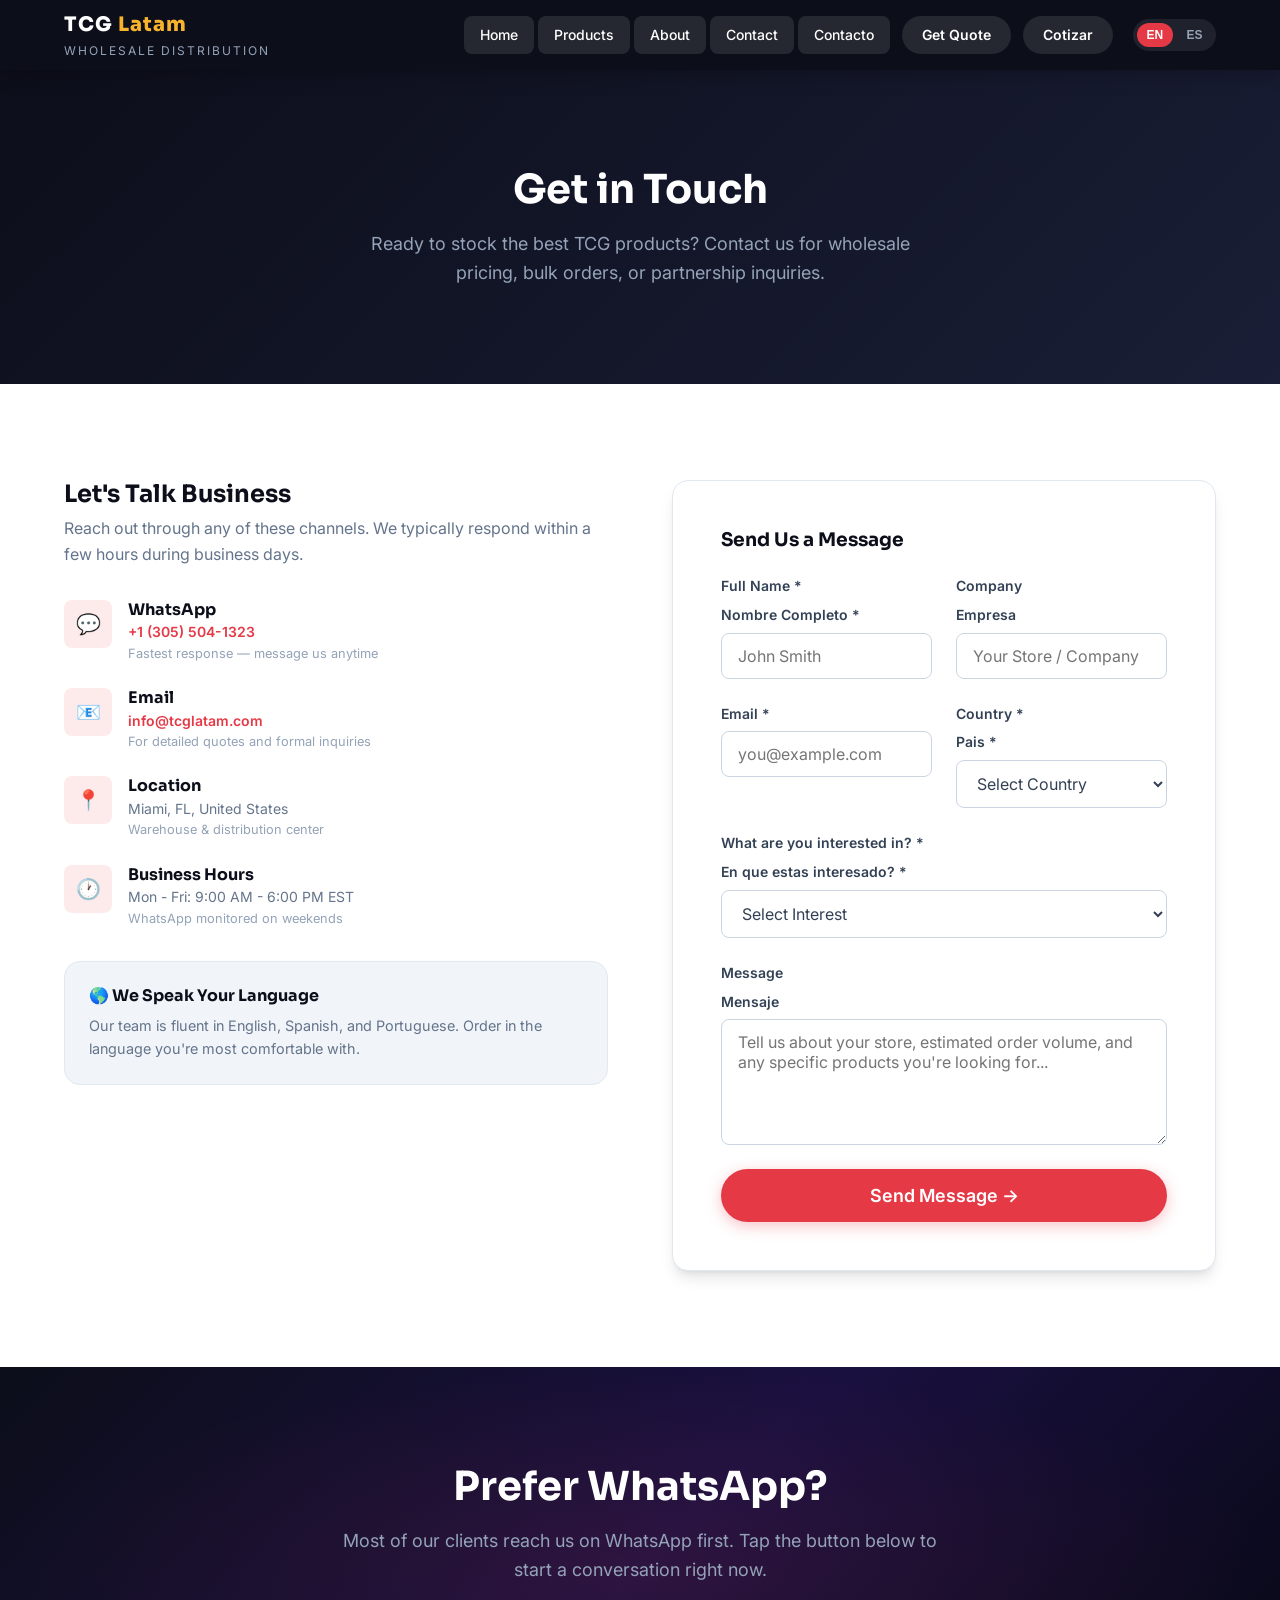
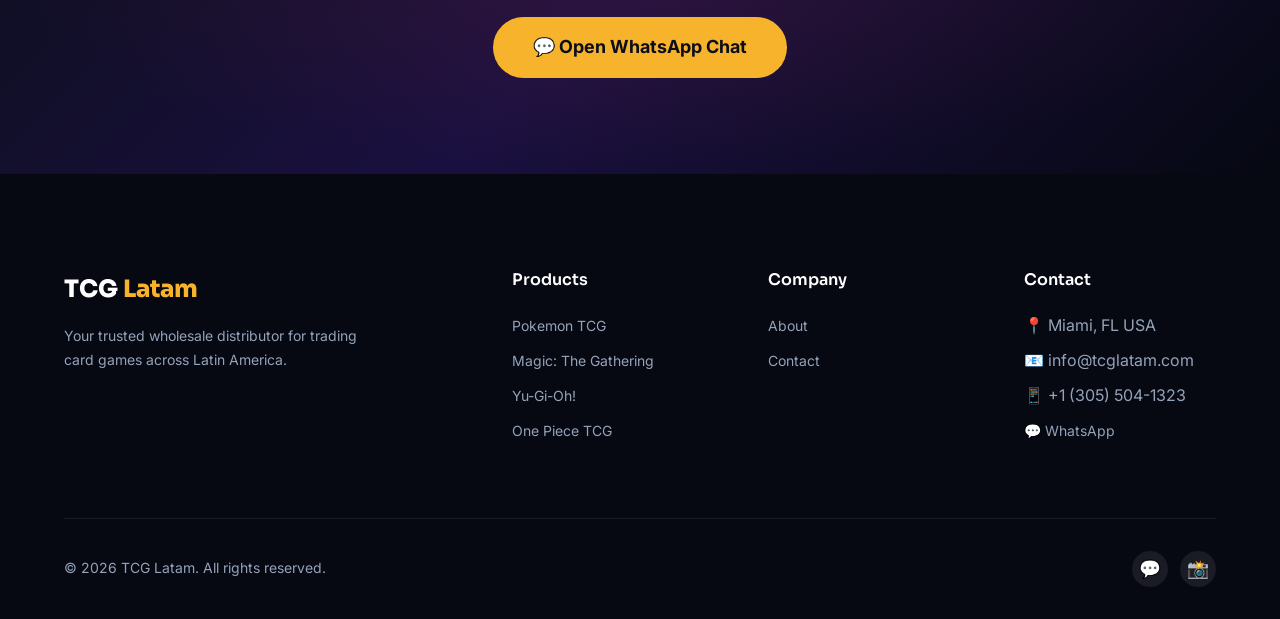
<file: contact.html>
<!DOCTYPE html>
<html lang="en">
<head>
    <meta charset="UTF-8">
    <meta name="viewport" content="width=device-width, initial-scale=1.0, maximum-scale=5.0">
    <title>Contact Us | TCG Latam - Wholesale Trading Card Games</title>
    <meta name="description" content="Contact TCG Latam for wholesale trading card game pricing, bulk orders, and distribution partnerships. Reach us via WhatsApp, email, or our contact form.">
    <meta name="theme-color" content="#0c0e1a">
    <link rel="icon" type="image/svg+xml" href="data:image/svg+xml,<svg xmlns='http://www.w3.org/2000/svg' viewBox='0 0 100 100'><text y='.9em' font-size='90'>🃏</text></svg>">
    <link rel="preconnect" href="https://fonts.googleapis.com">
    <link rel="preconnect" href="https://fonts.gstatic.com" crossorigin>
    <link href="https://fonts.googleapis.com/css2?family=Inter:wght@400;500;600;700;800&family=Sora:wght@500;600;700;800&display=swap" rel="stylesheet">
    <link rel="stylesheet" href="css/style.css">
</head>
<body>

<!-- Navigation -->
<nav class="navbar">
    <div class="container">
        <a href="index.html" class="navbar-brand">
            <div class="brand-text">
                <span class="brand-name">TCG <span class="highlight">Latam</span></span>
                <span class="brand-tagline">Wholesale Distribution</span>
            </div>
        </a>
        <div class="nav-links">
            <a href="index.html" data-lang="en">Home</a>
            <a href="index.html" data-lang="es">Inicio</a>
            <a href="products.html" data-lang="en">Products</a>
            <a href="products.html" data-lang="es">Productos</a>
            <a href="about.html" data-lang="en">About</a>
            <a href="about.html" data-lang="es">Nosotros</a>
            <a href="contact.html" class="active" data-lang="en">Contact</a>
            <a href="contact.html" class="active" data-lang="es">Contacto</a>
            <a href="contact.html" class="btn-nav" data-lang="en">Get Quote</a>
            <a href="contact.html" class="btn-nav" data-lang="es">Cotizar</a>
            <div class="lang-switch">
                <button data-set-lang="en" class="active">EN</button>
                <button data-set-lang="es">ES</button>
            </div>
        </div>
        <button class="menu-toggle" aria-label="Menu">
            <span></span><span></span><span></span>
        </button>
    </div>
</nav>

<!-- Page Hero -->
<section class="page-hero">
    <div class="container">
        <div data-lang="en" class="active">
            <h1>Get in Touch</h1>
            <p>Ready to stock the best TCG products? Contact us for wholesale pricing, bulk orders, or partnership inquiries.</p>
        </div>
        <div data-lang="es">
            <h1>Contactanos</h1>
            <p>Listo para tener los mejores productos TCG? Contactanos para precios mayoristas, pedidos por volumen o consultas de asociacion.</p>
        </div>
    </div>
</section>

<!-- Contact Section -->
<section class="section">
    <div class="container">
        <div class="contact-grid">
            <!-- Contact Info -->
            <div>
                <div data-lang="en" class="active">
                    <h2 style="margin-bottom: 0.5rem;">Let's Talk Business</h2>
                    <p style="color: #64748b; margin-bottom: 2rem;">Reach out through any of these channels. We typically respond within a few hours during business days.</p>
                </div>
                <div data-lang="es">
                    <h2 style="margin-bottom: 0.5rem;">Hablemos de Negocios</h2>
                    <p style="color: #64748b; margin-bottom: 2rem;">Contactanos por cualquiera de estos canales. Normalmente respondemos en pocas horas durante dias habiles.</p>
                </div>

                <div class="contact-info-list">
                    <div class="contact-info-item">
                        <div class="icon">💬</div>
                        <div>
                            <h4>WhatsApp</h4>
                            <p><a href="https://wa.me/13055041323" target="_blank" style="color: #e63946; font-weight: 600;">+1 (305) 504-1323</a></p>
                            <p data-lang="en" class="active" style="font-size: 0.8rem; color: #94a3b8;">Fastest response — message us anytime</p>
                            <p data-lang="es" style="font-size: 0.8rem; color: #94a3b8;">Respuesta mas rapida — escribenos cuando quieras</p>
                        </div>
                    </div>
                    <div class="contact-info-item">
                        <div class="icon">📧</div>
                        <div>
                            <h4>Email</h4>
                            <p><a href="mailto:info@tcglatam.com" style="color: #e63946; font-weight: 600;">info@tcglatam.com</a></p>
                            <p data-lang="en" class="active" style="font-size: 0.8rem; color: #94a3b8;">For detailed quotes and formal inquiries</p>
                            <p data-lang="es" style="font-size: 0.8rem; color: #94a3b8;">Para cotizaciones detalladas y consultas formales</p>
                        </div>
                    </div>
                    <div class="contact-info-item">
                        <div class="icon">📍</div>
                        <div>
                            <h4 data-lang="en" class="active">Location</h4>
                            <h4 data-lang="es">Ubicacion</h4>
                            <p>Miami, FL, United States</p>
                            <p data-lang="en" class="active" style="font-size: 0.8rem; color: #94a3b8;">Warehouse & distribution center</p>
                            <p data-lang="es" style="font-size: 0.8rem; color: #94a3b8;">Almacen y centro de distribucion</p>
                        </div>
                    </div>
                    <div class="contact-info-item">
                        <div class="icon">🕐</div>
                        <div>
                            <h4 data-lang="en" class="active">Business Hours</h4>
                            <h4 data-lang="es">Horario</h4>
                            <p data-lang="en" class="active">Mon - Fri: 9:00 AM - 6:00 PM EST</p>
                            <p data-lang="es">Lun - Vie: 9:00 AM - 6:00 PM EST</p>
                            <p data-lang="en" class="active" style="font-size: 0.8rem; color: #94a3b8;">WhatsApp monitored on weekends</p>
                            <p data-lang="es" style="font-size: 0.8rem; color: #94a3b8;">WhatsApp monitoreado los fines de semana</p>
                        </div>
                    </div>
                </div>

                <div style="margin-top: 2rem; padding: 1.5rem; background: #f1f5f9; border-radius: 1rem; border: 1px solid #e2e8f0;">
                    <div data-lang="en" class="active">
                        <h4 style="margin-bottom: 0.5rem;">🌎 We Speak Your Language</h4>
                        <p style="font-size: 0.9rem; color: #64748b;">Our team is fluent in English, Spanish, and Portuguese. Order in the language you're most comfortable with.</p>
                    </div>
                    <div data-lang="es">
                        <h4 style="margin-bottom: 0.5rem;">🌎 Hablamos Tu Idioma</h4>
                        <p style="font-size: 0.9rem; color: #64748b;">Nuestro equipo habla ingles, espanol y portugues. Ordena en el idioma que te sea mas comodo.</p>
                    </div>
                </div>
            </div>

            <!-- Contact Form -->
            <div class="contact-form">
                <div data-lang="en" class="active">
                    <h3 style="margin-bottom: 1.5rem;">Send Us a Message</h3>
                </div>
                <div data-lang="es">
                    <h3 style="margin-bottom: 1.5rem;">Envianos un Mensaje</h3>
                </div>

                <form id="contactForm">
                    <div class="form-row">
                        <div class="form-group">
                            <label data-lang="en" class="active" for="name">Full Name *</label>
                            <label data-lang="es" for="name">Nombre Completo *</label>
                            <input type="text" id="name" name="name" required placeholder="John Smith">
                        </div>
                        <div class="form-group">
                            <label data-lang="en" class="active" for="company">Company</label>
                            <label data-lang="es" for="company">Empresa</label>
                            <input type="text" id="company" name="company" placeholder="Your Store / Company">
                        </div>
                    </div>

                    <div class="form-row">
                        <div class="form-group">
                            <label for="email">Email *</label>
                            <input type="email" id="email" name="email" required placeholder="you@example.com">
                        </div>
                        <div class="form-group">
                            <label data-lang="en" class="active" for="country">Country *</label>
                            <label data-lang="es" for="country">Pais *</label>
                            <select id="country" name="country" required>
                                <option value="" data-lang="en" class="active">Select Country</option>
                                <option value="" data-lang="es">Seleccionar Pais</option>
                                <option value="Argentina">Argentina</option>
                                <option value="Bolivia">Bolivia</option>
                                <option value="Brazil">Brazil / Brasil</option>
                                <option value="Chile">Chile</option>
                                <option value="Colombia">Colombia</option>
                                <option value="Costa Rica">Costa Rica</option>
                                <option value="Dominican Republic">Dominican Republic / Rep. Dominicana</option>
                                <option value="Ecuador">Ecuador</option>
                                <option value="El Salvador">El Salvador</option>
                                <option value="Guatemala">Guatemala</option>
                                <option value="Honduras">Honduras</option>
                                <option value="Mexico">Mexico</option>
                                <option value="Nicaragua">Nicaragua</option>
                                <option value="Panama">Panama</option>
                                <option value="Paraguay">Paraguay</option>
                                <option value="Peru">Peru</option>
                                <option value="Puerto Rico">Puerto Rico</option>
                                <option value="Uruguay">Uruguay</option>
                                <option value="Venezuela">Venezuela</option>
                                <option value="USA">United States</option>
                                <option value="Other">Other / Otro</option>
                            </select>
                        </div>
                    </div>

                    <div class="form-group">
                        <label data-lang="en" class="active" for="interest">What are you interested in? *</label>
                        <label data-lang="es" for="interest">En que estas interesado? *</label>
                        <select id="interest" name="interest" required>
                            <option value="" data-lang="en" class="active">Select Interest</option>
                            <option value="" data-lang="es">Seleccionar Interes</option>
                            <option value="Pokemon TCG">Pokemon TCG</option>
                            <option value="Magic: The Gathering">Magic: The Gathering</option>
                            <option value="Yu-Gi-Oh!">Yu-Gi-Oh!</option>
                            <option value="One Piece TCG">One Piece TCG</option>
                            <option value="Dragon Ball Super">Dragon Ball Super</option>
                            <option value="Multiple Brands">Multiple Brands / Varias Marcas</option>
                            <option value="Accessories">Accessories / Accesorios</option>
                            <option value="Distribution Partnership">Distribution Partnership / Sociedad</option>
                            <option value="Other">Other / Otro</option>
                        </select>
                    </div>

                    <div class="form-group">
                        <label data-lang="en" class="active" for="message">Message</label>
                        <label data-lang="es" for="message">Mensaje</label>
                        <textarea id="message" name="message" rows="5" data-lang="en" class="active" placeholder="Tell us about your store, estimated order volume, and any specific products you're looking for..."></textarea>
                        <textarea id="message-es" name="message" rows="5" data-lang="es" placeholder="Cuentanos sobre tu tienda, volumen estimado de pedidos y productos especificos que buscas..."></textarea>
                    </div>

                    <button type="submit" class="btn btn-primary btn-lg" style="width: 100%;" data-lang="en">
                        Send Message →
                    </button>
                    <button type="submit" class="btn btn-primary btn-lg" style="width: 100%;" data-lang="es">
                        Enviar Mensaje →
                    </button>
                </form>
            </div>
        </div>
    </div>
</section>

<!-- Quick WhatsApp CTA -->
<section class="cta-section">
    <div class="container">
        <div data-lang="en" class="active">
            <h2>Prefer WhatsApp?</h2>
            <p>Most of our clients reach us on WhatsApp first. Tap the button below to start a conversation right now.</p>
        </div>
        <div data-lang="es">
            <h2>Prefieres WhatsApp?</h2>
            <p>La mayoria de nuestros clientes nos contactan primero por WhatsApp. Toca el boton de abajo para iniciar una conversacion ahora.</p>
        </div>
        <div class="cta-buttons">
            <a href="https://wa.me/13055041323?text=Hi%20TCG%20Latam!%20I'm%20interested%20in%20wholesale%20pricing." target="_blank" class="btn btn-accent btn-lg">💬 Open WhatsApp Chat</a>
        </div>
    </div>
</section>

<!-- Footer -->
<footer class="footer">
    <div class="container">
        <div class="footer-grid">
            <div class="footer-brand">
                <div class="brand-name">TCG <span class="highlight">Latam</span></div>
                <p data-lang="en" class="active">Your trusted wholesale distributor for trading card games across Latin America.</p>
                <p data-lang="es">Tu distribuidor mayorista de confianza para juegos de cartas coleccionables en toda Latinoamerica.</p>
            </div>
            <div class="footer-col">
                <h4>Products</h4>
                <ul>
                    <li><a href="products.html">Pokemon TCG</a></li>
                    <li><a href="products.html">Magic: The Gathering</a></li>
                    <li><a href="products.html">Yu-Gi-Oh!</a></li>
                    <li><a href="products.html">One Piece TCG</a></li>
                </ul>
            </div>
            <div class="footer-col">
                <h4>Company</h4>
                <ul>
                    <li><a href="about.html">About</a></li>
                    <li><a href="contact.html">Contact</a></li>
                </ul>
            </div>
            <div class="footer-col">
                <h4>Contact</h4>
                <ul>
                    <li>📍 Miami, FL USA</li>
                    <li>📧 info@tcglatam.com</li>
                    <li>📱 +1 (305) 504-1323</li>
                    <li><a href="https://wa.me/13055041323" target="_blank">💬 WhatsApp</a></li>
                </ul>
            </div>
        </div>
        <div class="footer-bottom">
            <span>&copy; 2026 TCG Latam. All rights reserved.</span>
            <div class="footer-social">
                <a href="https://wa.me/13055041323" target="_blank" title="WhatsApp">💬</a>
                <a href="#" title="Instagram">📸</a>
            </div>
        </div>
    </div>
</footer>

<script src="js/main.js"></script>
</body>
</html>
</file>
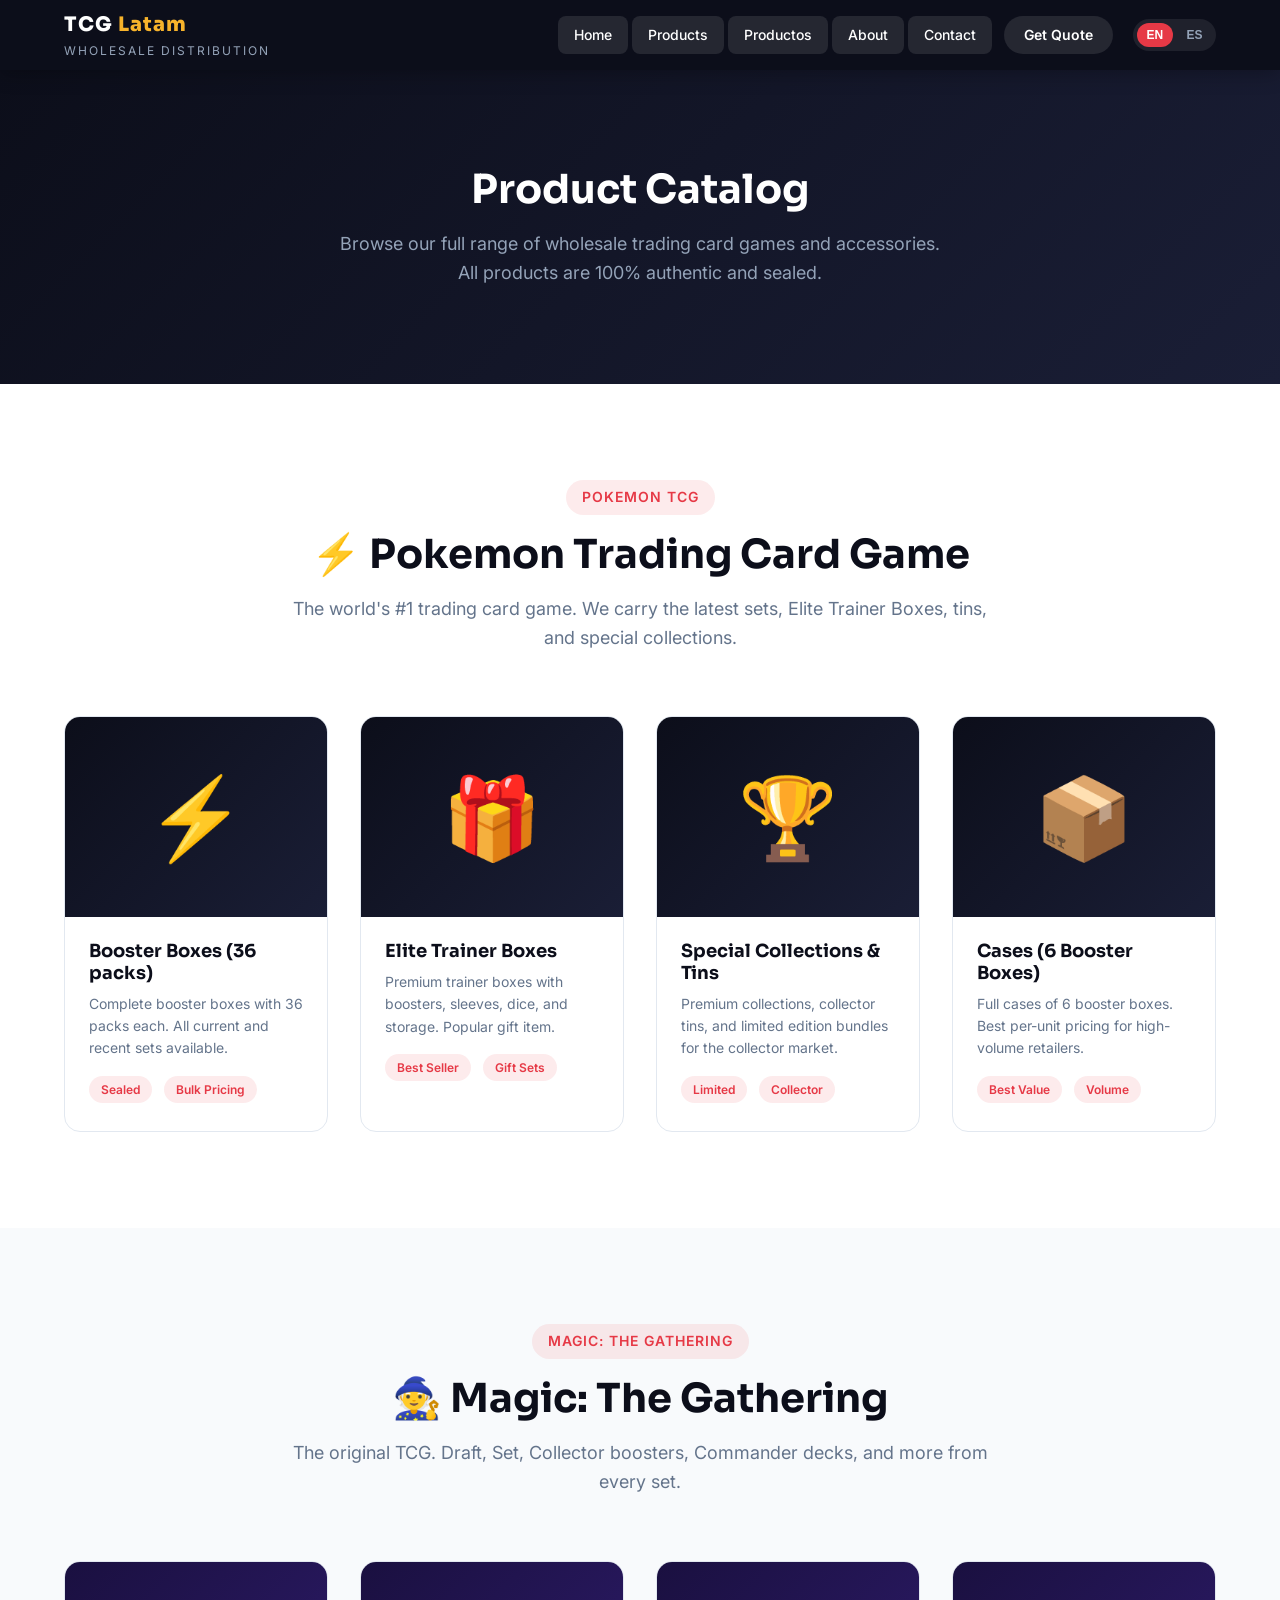
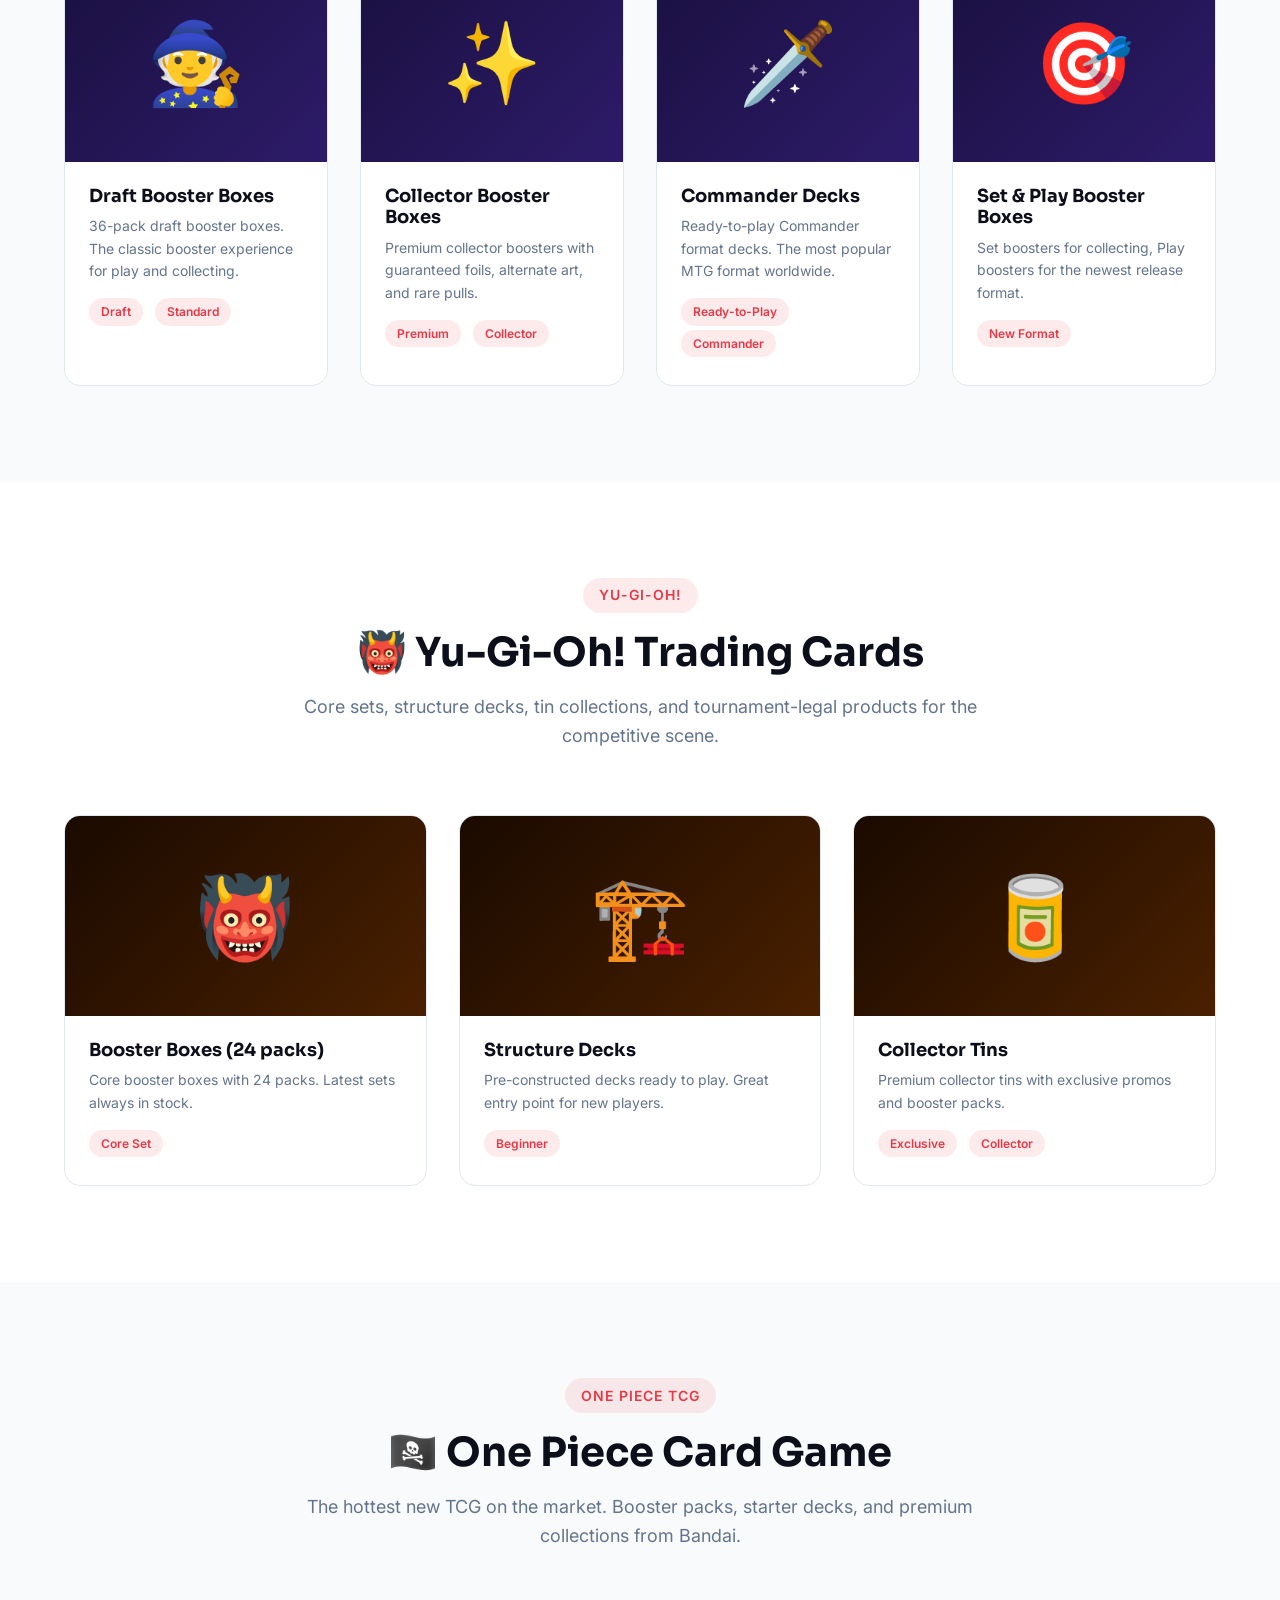
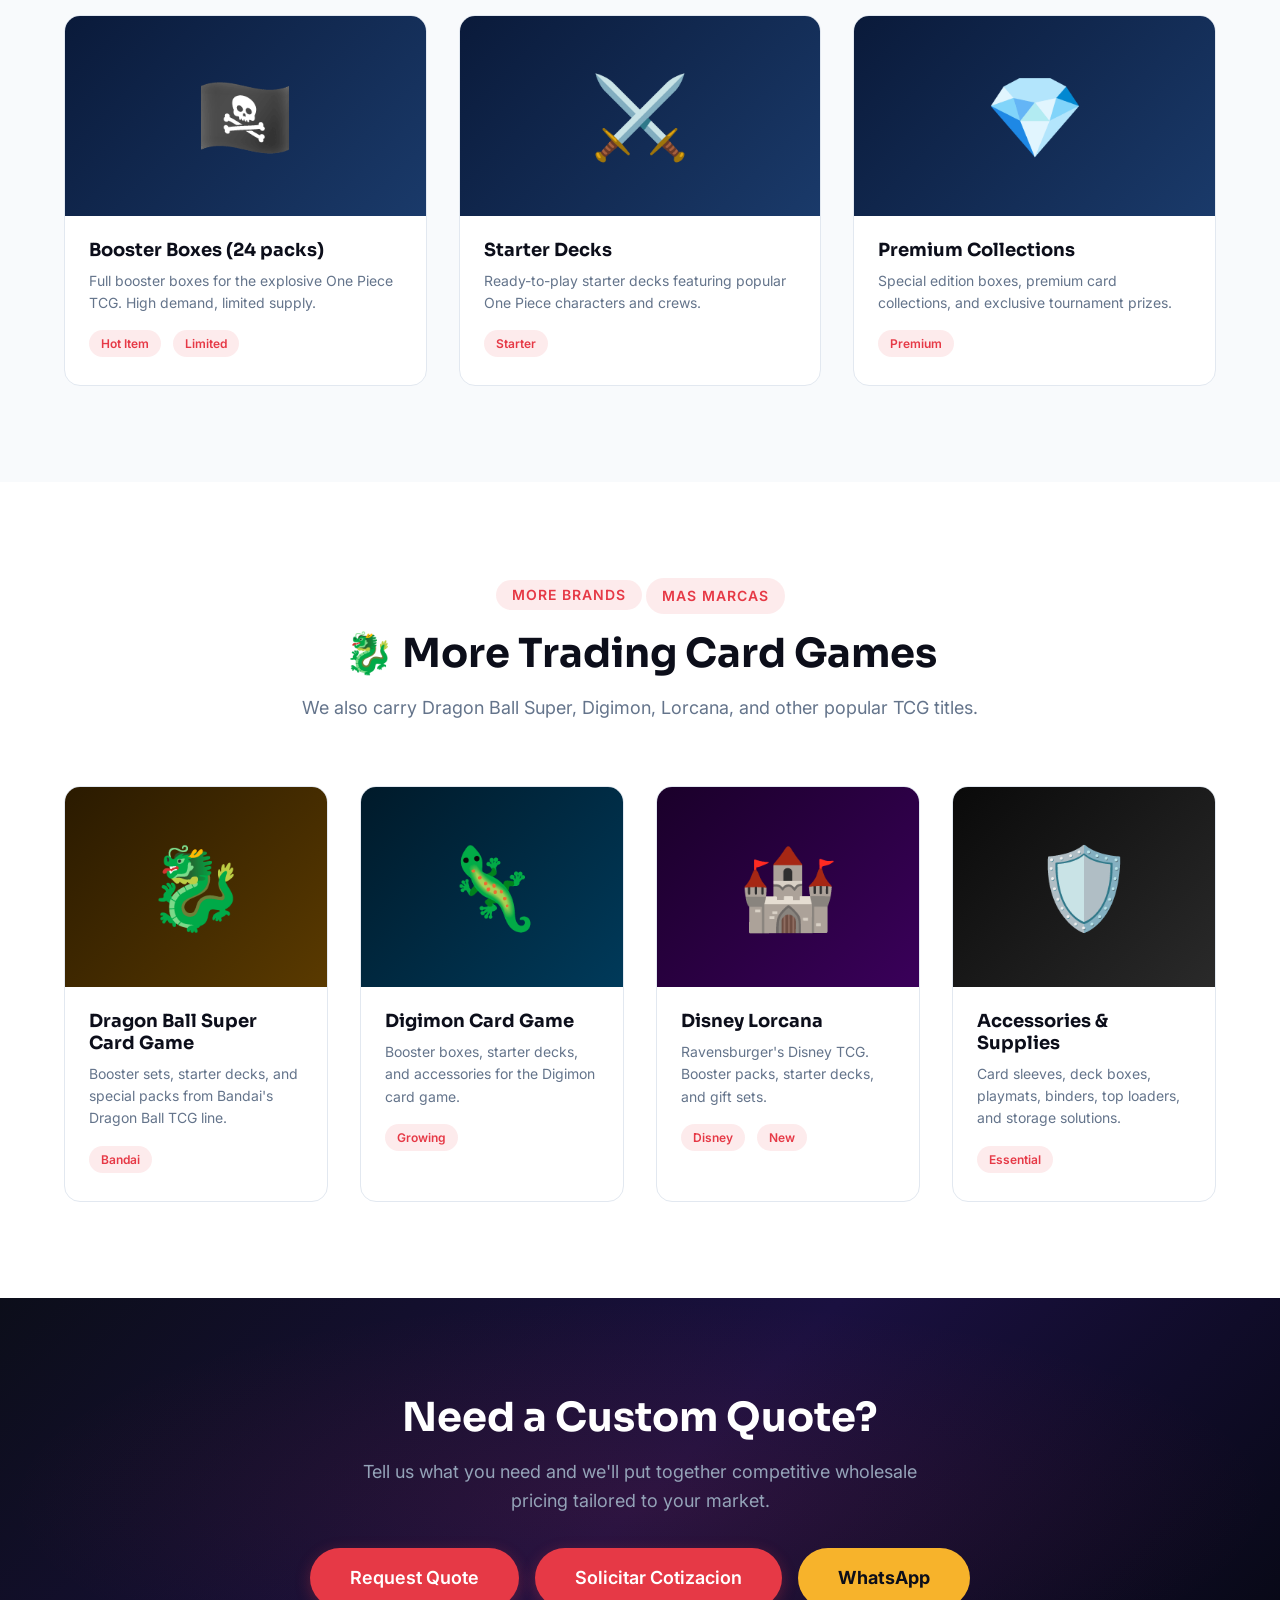
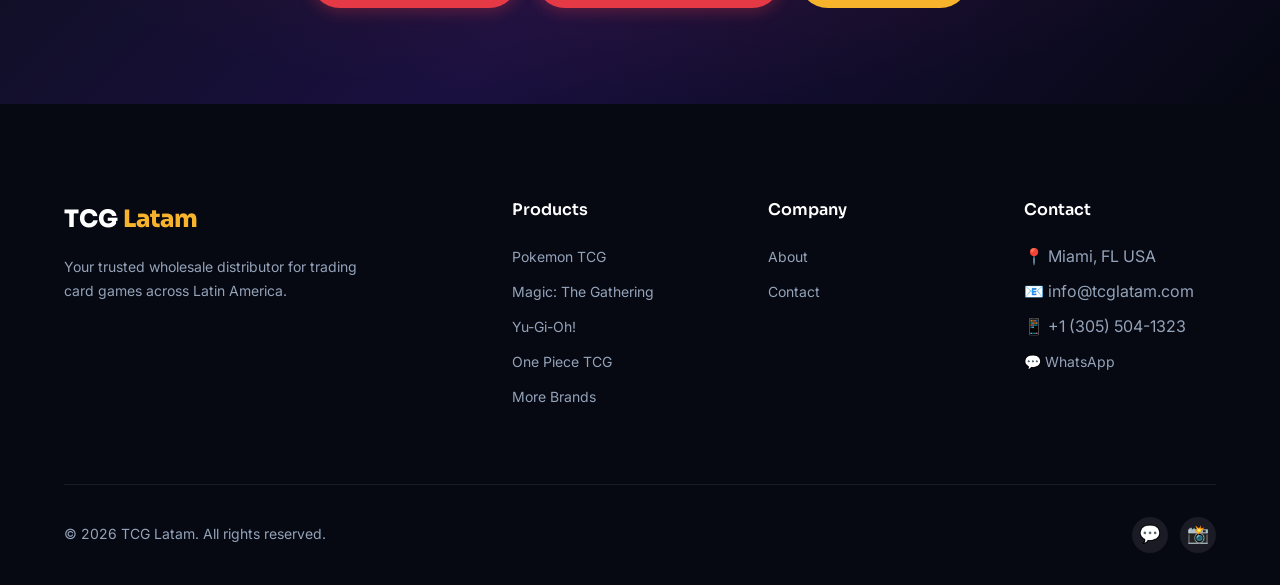
<file: products.html>
<!DOCTYPE html>
<html lang="en">
<head>
    <meta charset="UTF-8">
    <meta name="viewport" content="width=device-width, initial-scale=1.0, maximum-scale=5.0">
    <title>Products | TCG Latam - Wholesale Trading Card Games</title>
    <meta name="description" content="Browse our wholesale catalog of Pokemon, Magic: The Gathering, Yu-Gi-Oh!, One Piece TCG, and more. Bulk pricing for Latin American retailers.">
    <meta name="theme-color" content="#0c0e1a">
    <link rel="icon" type="image/svg+xml" href="data:image/svg+xml,<svg xmlns='http://www.w3.org/2000/svg' viewBox='0 0 100 100'><text y='.9em' font-size='90'>🃏</text></svg>">
    <link rel="preconnect" href="https://fonts.googleapis.com">
    <link rel="preconnect" href="https://fonts.gstatic.com" crossorigin>
    <link href="https://fonts.googleapis.com/css2?family=Inter:wght@400;500;600;700;800&family=Sora:wght@500;600;700;800&display=swap" rel="stylesheet">
    <link rel="stylesheet" href="css/style.css">
</head>
<body>

<!-- Navigation -->
<nav class="navbar">
    <div class="container">
        <a href="index.html" class="navbar-brand">
            <div class="brand-text">
                <span class="brand-name">TCG <span class="highlight">Latam</span></span>
                <span class="brand-tagline">Wholesale Distribution</span>
            </div>
        </a>
        <div class="nav-links">
            <a href="index.html" data-lang="en">Home</a>
            <a href="index.html" data-lang="es">Inicio</a>
            <a href="products.html" class="active" data-lang="en">Products</a>
            <a href="products.html" class="active" data-lang="es">Productos</a>
            <a href="about.html" data-lang="en">About</a>
            <a href="about.html" data-lang="es">Nosotros</a>
            <a href="contact.html" data-lang="en">Contact</a>
            <a href="contact.html" data-lang="es">Contacto</a>
            <a href="contact.html" class="btn-nav" data-lang="en">Get Quote</a>
            <a href="contact.html" class="btn-nav" data-lang="es">Cotizar</a>
            <div class="lang-switch">
                <button data-set-lang="en" class="active">EN</button>
                <button data-set-lang="es">ES</button>
            </div>
        </div>
        <button class="menu-toggle" aria-label="Menu">
            <span></span><span></span><span></span>
        </button>
    </div>
</nav>

<!-- Page Hero -->
<section class="page-hero">
    <div class="container">
        <div data-lang="en" class="active">
            <h1>Product Catalog</h1>
            <p>Browse our full range of wholesale trading card games and accessories. All products are 100% authentic and sealed.</p>
        </div>
        <div data-lang="es">
            <h1>Catalogo de Productos</h1>
            <p>Explora nuestra gama completa de juegos de cartas y accesorios al por mayor. Todos los productos son 100% autenticos y sellados.</p>
        </div>
    </div>
</section>

<!-- Pokemon Section -->
<section class="section" id="pokemon">
    <div class="container">
        <div class="section-header">
            <span class="badge">Pokemon TCG</span>
            <div data-lang="en" class="active">
                <h2>⚡ Pokemon Trading Card Game</h2>
                <p>The world's #1 trading card game. We carry the latest sets, Elite Trainer Boxes, tins, and special collections.</p>
            </div>
            <div data-lang="es">
                <h2>⚡ Pokemon Juego de Cartas Coleccionables</h2>
                <p>El juego de cartas coleccionables #1 del mundo. Tenemos los sets mas recientes, Elite Trainer Boxes, latas y colecciones especiales.</p>
            </div>
        </div>

        <div class="products-grid">
            <div class="product-card">
                <div class="product-image">⚡</div>
                <div class="product-info">
                    <h3>Booster Boxes (36 packs)</h3>
                    <p data-lang="en" class="active">Complete booster boxes with 36 packs each. All current and recent sets available.</p>
                    <p data-lang="es">Cajas de sobres completas con 36 packs cada una. Todos los sets actuales y recientes disponibles.</p>
                    <span class="product-tag">Sealed</span>
                    <span class="product-tag">Bulk Pricing</span>
                </div>
            </div>
            <div class="product-card">
                <div class="product-image">🎁</div>
                <div class="product-info">
                    <h3>Elite Trainer Boxes</h3>
                    <p data-lang="en" class="active">Premium trainer boxes with boosters, sleeves, dice, and storage. Popular gift item.</p>
                    <p data-lang="es">Cajas de entrenador premium con sobres, protectores, dados y almacenamiento. Articulo de regalo popular.</p>
                    <span class="product-tag">Best Seller</span>
                    <span class="product-tag">Gift Sets</span>
                </div>
            </div>
            <div class="product-card">
                <div class="product-image">🏆</div>
                <div class="product-info">
                    <h3>Special Collections & Tins</h3>
                    <p data-lang="en" class="active">Premium collections, collector tins, and limited edition bundles for the collector market.</p>
                    <p data-lang="es">Colecciones premium, latas de coleccion y paquetes de edicion limitada para el mercado de coleccionistas.</p>
                    <span class="product-tag">Limited</span>
                    <span class="product-tag">Collector</span>
                </div>
            </div>
            <div class="product-card">
                <div class="product-image">📦</div>
                <div class="product-info">
                    <h3>Cases (6 Booster Boxes)</h3>
                    <p data-lang="en" class="active">Full cases of 6 booster boxes. Best per-unit pricing for high-volume retailers.</p>
                    <p data-lang="es">Cajas completas de 6 booster boxes. Mejor precio unitario para minoristas de alto volumen.</p>
                    <span class="product-tag">Best Value</span>
                    <span class="product-tag">Volume</span>
                </div>
            </div>
        </div>
    </div>
</section>

<!-- Magic: The Gathering Section -->
<section class="section section-gray" id="mtg">
    <div class="container">
        <div class="section-header">
            <span class="badge">Magic: The Gathering</span>
            <div data-lang="en" class="active">
                <h2>🧙 Magic: The Gathering</h2>
                <p>The original TCG. Draft, Set, Collector boosters, Commander decks, and more from every set.</p>
            </div>
            <div data-lang="es">
                <h2>🧙 Magic: The Gathering</h2>
                <p>El TCG original. Draft, Set, Collector boosters, mazos Commander, y mas de cada set.</p>
            </div>
        </div>

        <div class="products-grid">
            <div class="product-card">
                <div class="product-image" style="background: linear-gradient(135deg, #1a1040, #2d1b69);">🧙</div>
                <div class="product-info">
                    <h3>Draft Booster Boxes</h3>
                    <p data-lang="en" class="active">36-pack draft booster boxes. The classic booster experience for play and collecting.</p>
                    <p data-lang="es">Cajas de 36 sobres draft. La experiencia clasica de sobres para jugar y coleccionar.</p>
                    <span class="product-tag">Draft</span>
                    <span class="product-tag">Standard</span>
                </div>
            </div>
            <div class="product-card">
                <div class="product-image" style="background: linear-gradient(135deg, #1a1040, #2d1b69);">✨</div>
                <div class="product-info">
                    <h3>Collector Booster Boxes</h3>
                    <p data-lang="en" class="active">Premium collector boosters with guaranteed foils, alternate art, and rare pulls.</p>
                    <p data-lang="es">Sobres premium de coleccion con foils garantizados, arte alternativo y cartas raras.</p>
                    <span class="product-tag">Premium</span>
                    <span class="product-tag">Collector</span>
                </div>
            </div>
            <div class="product-card">
                <div class="product-image" style="background: linear-gradient(135deg, #1a1040, #2d1b69);">🗡️</div>
                <div class="product-info">
                    <h3>Commander Decks</h3>
                    <p data-lang="en" class="active">Ready-to-play Commander format decks. The most popular MTG format worldwide.</p>
                    <p data-lang="es">Mazos Commander listos para jugar. El formato MTG mas popular del mundo.</p>
                    <span class="product-tag">Ready-to-Play</span>
                    <span class="product-tag">Commander</span>
                </div>
            </div>
            <div class="product-card">
                <div class="product-image" style="background: linear-gradient(135deg, #1a1040, #2d1b69);">🎯</div>
                <div class="product-info">
                    <h3>Set & Play Booster Boxes</h3>
                    <p data-lang="en" class="active">Set boosters for collecting, Play boosters for the newest release format.</p>
                    <p data-lang="es">Set boosters para coleccionar, Play boosters para el formato de lanzamiento mas nuevo.</p>
                    <span class="product-tag">New Format</span>
                </div>
            </div>
        </div>
    </div>
</section>

<!-- Yu-Gi-Oh! Section -->
<section class="section" id="yugioh">
    <div class="container">
        <div class="section-header">
            <span class="badge">Yu-Gi-Oh!</span>
            <div data-lang="en" class="active">
                <h2>👹 Yu-Gi-Oh! Trading Cards</h2>
                <p>Core sets, structure decks, tin collections, and tournament-legal products for the competitive scene.</p>
            </div>
            <div data-lang="es">
                <h2>👹 Yu-Gi-Oh! Cartas Coleccionables</h2>
                <p>Sets principales, mazos de estructura, latas de coleccion y productos legales para torneos.</p>
            </div>
        </div>

        <div class="products-grid">
            <div class="product-card">
                <div class="product-image" style="background: linear-gradient(135deg, #1a0a00, #4a2000);">👹</div>
                <div class="product-info">
                    <h3>Booster Boxes (24 packs)</h3>
                    <p data-lang="en" class="active">Core booster boxes with 24 packs. Latest sets always in stock.</p>
                    <p data-lang="es">Cajas de sobres principales con 24 packs. Los sets mas recientes siempre en stock.</p>
                    <span class="product-tag">Core Set</span>
                </div>
            </div>
            <div class="product-card">
                <div class="product-image" style="background: linear-gradient(135deg, #1a0a00, #4a2000);">🏗️</div>
                <div class="product-info">
                    <h3>Structure Decks</h3>
                    <p data-lang="en" class="active">Pre-constructed decks ready to play. Great entry point for new players.</p>
                    <p data-lang="es">Mazos pre-construidos listos para jugar. Gran punto de entrada para nuevos jugadores.</p>
                    <span class="product-tag">Beginner</span>
                </div>
            </div>
            <div class="product-card">
                <div class="product-image" style="background: linear-gradient(135deg, #1a0a00, #4a2000);">🥫</div>
                <div class="product-info">
                    <h3>Collector Tins</h3>
                    <p data-lang="en" class="active">Premium collector tins with exclusive promos and booster packs.</p>
                    <p data-lang="es">Latas de coleccion premium con promos exclusivas y sobres.</p>
                    <span class="product-tag">Exclusive</span>
                    <span class="product-tag">Collector</span>
                </div>
            </div>
        </div>
    </div>
</section>

<!-- One Piece Section -->
<section class="section section-gray" id="onepiece">
    <div class="container">
        <div class="section-header">
            <span class="badge">One Piece TCG</span>
            <div data-lang="en" class="active">
                <h2>🏴‍☠️ One Piece Card Game</h2>
                <p>The hottest new TCG on the market. Booster packs, starter decks, and premium collections from Bandai.</p>
            </div>
            <div data-lang="es">
                <h2>🏴‍☠️ One Piece Card Game</h2>
                <p>El TCG nuevo mas popular del mercado. Sobres, mazos iniciales y colecciones premium de Bandai.</p>
            </div>
        </div>

        <div class="products-grid">
            <div class="product-card">
                <div class="product-image" style="background: linear-gradient(135deg, #0a1a3a, #1a3a6a);">🏴‍☠️</div>
                <div class="product-info">
                    <h3>Booster Boxes (24 packs)</h3>
                    <p data-lang="en" class="active">Full booster boxes for the explosive One Piece TCG. High demand, limited supply.</p>
                    <p data-lang="es">Cajas de sobres completas para el explosivo One Piece TCG. Alta demanda, suministro limitado.</p>
                    <span class="product-tag">Hot Item</span>
                    <span class="product-tag">Limited</span>
                </div>
            </div>
            <div class="product-card">
                <div class="product-image" style="background: linear-gradient(135deg, #0a1a3a, #1a3a6a);">⚔️</div>
                <div class="product-info">
                    <h3>Starter Decks</h3>
                    <p data-lang="en" class="active">Ready-to-play starter decks featuring popular One Piece characters and crews.</p>
                    <p data-lang="es">Mazos iniciales listos para jugar con personajes y tripulaciones populares de One Piece.</p>
                    <span class="product-tag">Starter</span>
                </div>
            </div>
            <div class="product-card">
                <div class="product-image" style="background: linear-gradient(135deg, #0a1a3a, #1a3a6a);">💎</div>
                <div class="product-info">
                    <h3>Premium Collections</h3>
                    <p data-lang="en" class="active">Special edition boxes, premium card collections, and exclusive tournament prizes.</p>
                    <p data-lang="es">Cajas de edicion especial, colecciones de cartas premium y premios exclusivos de torneo.</p>
                    <span class="product-tag">Premium</span>
                </div>
            </div>
        </div>
    </div>
</section>

<!-- Dragon Ball & Others -->
<section class="section" id="other">
    <div class="container">
        <div class="section-header">
            <span class="badge" data-lang="en" class="active">More Brands</span>
            <span class="badge" data-lang="es">Mas Marcas</span>
            <div data-lang="en" class="active">
                <h2>🐉 More Trading Card Games</h2>
                <p>We also carry Dragon Ball Super, Digimon, Lorcana, and other popular TCG titles.</p>
            </div>
            <div data-lang="es">
                <h2>🐉 Mas Juegos de Cartas</h2>
                <p>Tambien tenemos Dragon Ball Super, Digimon, Lorcana y otros titulos TCG populares.</p>
            </div>
        </div>

        <div class="products-grid">
            <div class="product-card">
                <div class="product-image" style="background: linear-gradient(135deg, #2a1a00, #5a3a00);">🐉</div>
                <div class="product-info">
                    <h3>Dragon Ball Super Card Game</h3>
                    <p data-lang="en" class="active">Booster sets, starter decks, and special packs from Bandai's Dragon Ball TCG line.</p>
                    <p data-lang="es">Sets de sobres, mazos iniciales y packs especiales de la linea TCG Dragon Ball de Bandai.</p>
                    <span class="product-tag">Bandai</span>
                </div>
            </div>
            <div class="product-card">
                <div class="product-image" style="background: linear-gradient(135deg, #001a2a, #003a5a);">🦎</div>
                <div class="product-info">
                    <h3>Digimon Card Game</h3>
                    <p data-lang="en" class="active">Booster boxes, starter decks, and accessories for the Digimon card game.</p>
                    <p data-lang="es">Cajas de sobres, mazos iniciales y accesorios para el juego de cartas Digimon.</p>
                    <span class="product-tag">Growing</span>
                </div>
            </div>
            <div class="product-card">
                <div class="product-image" style="background: linear-gradient(135deg, #1a002a, #3a005a);">🏰</div>
                <div class="product-info">
                    <h3>Disney Lorcana</h3>
                    <p data-lang="en" class="active">Ravensburger's Disney TCG. Booster packs, starter decks, and gift sets.</p>
                    <p data-lang="es">El TCG Disney de Ravensburger. Sobres, mazos iniciales y sets de regalo.</p>
                    <span class="product-tag">Disney</span>
                    <span class="product-tag">New</span>
                </div>
            </div>
            <div class="product-card">
                <div class="product-image" style="background: linear-gradient(135deg, #0a0a0a, #2a2a2a);">🛡️</div>
                <div class="product-info">
                    <h3>Accessories & Supplies</h3>
                    <p data-lang="en" class="active">Card sleeves, deck boxes, playmats, binders, top loaders, and storage solutions.</p>
                    <p data-lang="es">Protectores de cartas, cajas de mazo, tapetes, carpetas, top loaders y soluciones de almacenamiento.</p>
                    <span class="product-tag">Essential</span>
                </div>
            </div>
        </div>
    </div>
</section>

<!-- CTA -->
<section class="cta-section">
    <div class="container">
        <div data-lang="en" class="active">
            <h2>Need a Custom Quote?</h2>
            <p>Tell us what you need and we'll put together competitive wholesale pricing tailored to your market.</p>
        </div>
        <div data-lang="es">
            <h2>Necesitas una Cotizacion?</h2>
            <p>Dinos lo que necesitas y te prepararemos precios mayoristas competitivos adaptados a tu mercado.</p>
        </div>
        <div class="cta-buttons">
            <a href="contact.html" class="btn btn-primary btn-lg" data-lang="en" style="display:inline-flex">Request Quote</a>
            <a href="contact.html" class="btn btn-primary btn-lg" data-lang="es" style="display:inline-flex">Solicitar Cotizacion</a>
            <a href="https://wa.me/13055041323" target="_blank" class="btn btn-accent btn-lg">WhatsApp</a>
        </div>
    </div>
</section>

<!-- Footer -->
<footer class="footer">
    <div class="container">
        <div class="footer-grid">
            <div class="footer-brand">
                <div class="brand-name">TCG <span class="highlight">Latam</span></div>
                <p data-lang="en" class="active">Your trusted wholesale distributor for trading card games across Latin America.</p>
                <p data-lang="es">Tu distribuidor mayorista de confianza para juegos de cartas coleccionables en toda Latinoamerica.</p>
            </div>
            <div class="footer-col">
                <h4 data-lang="en" class="active">Products</h4>
                <h4 data-lang="es">Productos</h4>
                <ul>
                    <li><a href="#pokemon">Pokemon TCG</a></li>
                    <li><a href="#mtg">Magic: The Gathering</a></li>
                    <li><a href="#yugioh">Yu-Gi-Oh!</a></li>
                    <li><a href="#onepiece">One Piece TCG</a></li>
                    <li><a href="#other">More Brands</a></li>
                </ul>
            </div>
            <div class="footer-col">
                <h4 data-lang="en" class="active">Company</h4>
                <h4 data-lang="es">Empresa</h4>
                <ul>
                    <li><a href="about.html">About</a></li>
                    <li><a href="contact.html">Contact</a></li>
                </ul>
            </div>
            <div class="footer-col">
                <h4>Contact</h4>
                <ul>
                    <li>📍 Miami, FL USA</li>
                    <li>📧 info@tcglatam.com</li>
                    <li>📱 +1 (305) 504-1323</li>
                    <li><a href="https://wa.me/13055041323" target="_blank">💬 WhatsApp</a></li>
                </ul>
            </div>
        </div>
        <div class="footer-bottom">
            <span>&copy; 2026 TCG Latam. All rights reserved.</span>
            <div class="footer-social">
                <a href="https://wa.me/13055041323" target="_blank" title="WhatsApp">💬</a>
                <a href="#" title="Instagram">📸</a>
            </div>
        </div>
    </div>
</footer>

<script src="js/main.js"></script>
</body>
</html>
</file>
<file: css/style.css>
/* ==========================================================================
   TCG Latam - Stylesheet
   Modern, responsive, mobile-first design
   Trading Card Game Wholesale Distribution - Latin America
   ========================================================================== */

/* CSS Variables */
:root {
  /* Colors - TCG-themed dark/vibrant palette */
  --color-primary: #0c0e1a;
  --color-primary-dark: #060812;
  --color-primary-light: #1a1e36;
  --color-accent: #e63946;
  --color-accent-hover: #c1121f;
  --color-secondary: #f7b32b;
  --color-secondary-hover: #e09f1a;
  --color-blue: #457b9d;
  --color-blue-light: #a8dadc;
  --color-teal: #2ec4b6;
  --color-purple: #7b2cbf;
  --color-white: #ffffff;
  --color-gray-50: #f8fafc;
  --color-gray-100: #f1f5f9;
  --color-gray-200: #e2e8f0;
  --color-gray-300: #cbd5e1;
  --color-gray-400: #94a3b8;
  --color-gray-500: #64748b;
  --color-gray-600: #475569;
  --color-gray-700: #334155;
  --color-gray-900: #0f172a;

  /* Typography */
  --font-family:
    "Inter", "Manrope", -apple-system, BlinkMacSystemFont, "Segoe UI", Roboto,
    sans-serif;
  --font-display: "Sora", "Inter", sans-serif;
  --font-size-xs: 0.75rem;
  --font-size-sm: 0.875rem;
  --font-size-base: 1rem;
  --font-size-lg: 1.125rem;
  --font-size-xl: 1.25rem;
  --font-size-2xl: 1.5rem;
  --font-size-3xl: 2rem;
  --font-size-4xl: 2.5rem;
  --font-size-5xl: 3.25rem;
  --font-size-6xl: 4rem;

  /* Spacing */
  --spacing-xs: 0.5rem;
  --spacing-sm: 1rem;
  --spacing-md: 1.5rem;
  --spacing-lg: 2rem;
  --spacing-xl: 3rem;
  --spacing-2xl: 4rem;
  --spacing-3xl: 6rem;

  /* Border Radius */
  --radius-sm: 0.375rem;
  --radius-md: 0.5rem;
  --radius-lg: 1rem;
  --radius-xl: 1.5rem;
  --radius-full: 9999px;

  /* Shadows */
  --shadow-sm: 0 1px 2px 0 rgba(0, 0, 0, 0.05);
  --shadow-md:
    0 4px 6px -1px rgba(0, 0, 0, 0.1), 0 2px 4px -2px rgba(0, 0, 0, 0.1);
  --shadow-lg:
    0 10px 15px -3px rgba(0, 0, 0, 0.1), 0 4px 6px -4px rgba(0, 0, 0, 0.1);
  --shadow-xl:
    0 20px 25px -5px rgba(0, 0, 0, 0.1), 0 8px 10px -6px rgba(0, 0, 0, 0.1);
  --shadow-glow: 0 0 30px rgba(230, 57, 70, 0.3);
  --shadow-card: 0 4px 20px rgba(0, 0, 0, 0.15);

  /* Transitions */
  --transition-fast: 150ms ease;
  --transition-normal: 250ms ease;
  --transition-smooth: 400ms cubic-bezier(0.4, 0, 0.2, 1);
}

/* ==========================================================================
   Reset & Base
   ========================================================================== */
*,
*::before,
*::after {
  box-sizing: border-box;
  margin: 0;
  padding: 0;
}

html {
  scroll-behavior: smooth;
  -webkit-font-smoothing: antialiased;
  -moz-osx-font-smoothing: grayscale;
}

body {
  font-family: var(--font-family);
  font-size: var(--font-size-base);
  line-height: 1.6;
  color: var(--color-gray-700);
  background-color: var(--color-white);
  overflow-x: hidden;
}

h1,
h2,
h3,
h4,
h5,
h6 {
  font-family: var(--font-display);
  font-weight: 700;
  line-height: 1.2;
  color: var(--color-primary);
}

a {
  text-decoration: none;
  color: inherit;
  transition: color var(--transition-fast);
}

img {
  max-width: 100%;
  height: auto;
  display: block;
}

ul,
ol {
  list-style: none;
}

.container {
  width: 100%;
  max-width: 1200px;
  margin: 0 auto;
  padding: 0 var(--spacing-md);
}

/* ==========================================================================
   Announcement Bar
   ========================================================================== */
.announcement-bar {
  background: linear-gradient(
    90deg,
    var(--color-accent),
    var(--color-purple),
    var(--color-accent)
  );
  background-size: 200% 100%;
  animation: gradientShift 6s ease infinite;
  color: var(--color-white);
  text-align: center;
  padding: 0.6rem var(--spacing-sm);
  font-size: var(--font-size-sm);
  font-weight: 600;
  letter-spacing: 0.5px;
}

@keyframes gradientShift {
  0%,
  100% {
    background-position: 0% 50%;
  }
  50% {
    background-position: 100% 50%;
  }
}

/* ==========================================================================
   Navigation
   ========================================================================== */
.navbar {
  background: var(--color-primary);
  padding: 0;
  position: sticky;
  top: 0;
  z-index: 1000;
  box-shadow: 0 2px 20px rgba(0, 0, 0, 0.3);
}

.navbar .container {
  display: flex;
  align-items: center;
  justify-content: space-between;
  padding-top: 0;
  padding-bottom: 0;
  height: 70px;
}

.navbar-brand {
  display: flex;
  align-items: center;
  gap: 0.75rem;
}

.navbar-brand .logo-img {
  height: 45px;
  width: auto;
  border-radius: var(--radius-sm);
}

.navbar-brand .brand-text {
  display: flex;
  flex-direction: column;
}

.navbar-brand .brand-name {
  font-family: var(--font-display);
  font-size: var(--font-size-xl);
  font-weight: 800;
  color: var(--color-white);
  letter-spacing: 1px;
}

.navbar-brand .brand-name .highlight {
  color: var(--color-secondary);
}

.navbar-brand .brand-tagline {
  font-size: var(--font-size-xs);
  color: var(--color-gray-400);
  letter-spacing: 2px;
  text-transform: uppercase;
}

.nav-links {
  display: flex;
  align-items: center;
  gap: 0.25rem;
}

.nav-links a {
  color: var(--color-gray-300);
  font-size: var(--font-size-sm);
  font-weight: 500;
  padding: 0.5rem 1rem;
  border-radius: var(--radius-md);
  transition: all var(--transition-fast);
}

.nav-links a:hover,
.nav-links a.active {
  color: var(--color-white);
  background: rgba(255, 255, 255, 0.1);
}

.nav-links .btn-nav {
  background: var(--color-accent);
  color: var(--color-white);
  padding: 0.5rem 1.25rem;
  border-radius: var(--radius-full);
  font-weight: 600;
  margin-left: 0.5rem;
}

.nav-links .btn-nav:hover {
  background: var(--color-accent-hover);
  transform: translateY(-1px);
}

/* Language Switcher */
.lang-switch {
  display: flex;
  align-items: center;
  gap: 0.25rem;
  margin-left: 1rem;
  background: rgba(255, 255, 255, 0.08);
  border-radius: var(--radius-full);
  padding: 0.25rem;
}

.lang-switch button {
  background: none;
  border: none;
  color: var(--color-gray-400);
  font-size: var(--font-size-xs);
  font-weight: 600;
  padding: 0.3rem 0.6rem;
  border-radius: var(--radius-full);
  cursor: pointer;
  transition: all var(--transition-fast);
}

.lang-switch button.active {
  background: var(--color-accent);
  color: var(--color-white);
}

/* Mobile Menu */
.menu-toggle {
  display: none;
  flex-direction: column;
  gap: 5px;
  background: none;
  border: none;
  cursor: pointer;
  padding: 0.5rem;
  z-index: 1001;
}

.menu-toggle span {
  width: 24px;
  height: 2px;
  background: var(--color-white);
  transition: all var(--transition-normal);
  border-radius: 2px;
}

/* ==========================================================================
   Hero Section
   ========================================================================== */
.hero {
  background: linear-gradient(
    135deg,
    var(--color-primary) 0%,
    var(--color-primary-light) 50%,
    #1a1040 100%
  );
  position: relative;
  overflow: hidden;
  min-height: 85vh;
  display: flex;
  align-items: center;
}

.hero::before {
  content: "";
  position: absolute;
  top: -50%;
  right: -20%;
  width: 600px;
  height: 600px;
  background: radial-gradient(
    circle,
    rgba(230, 57, 70, 0.15) 0%,
    transparent 70%
  );
  border-radius: 50%;
  animation: float 8s ease-in-out infinite;
}

.hero::after {
  content: "";
  position: absolute;
  bottom: -30%;
  left: -10%;
  width: 400px;
  height: 400px;
  background: radial-gradient(
    circle,
    rgba(247, 179, 43, 0.1) 0%,
    transparent 70%
  );
  border-radius: 50%;
  animation: float 10s ease-in-out infinite reverse;
}

@keyframes float {
  0%,
  100% {
    transform: translateY(0) rotate(0deg);
  }
  50% {
    transform: translateY(-30px) rotate(5deg);
  }
}

.hero .container {
  position: relative;
  z-index: 2;
  display: grid;
  grid-template-columns: 1fr 1fr;
  gap: var(--spacing-3xl);
  align-items: center;
  padding-top: var(--spacing-3xl);
  padding-bottom: var(--spacing-3xl);
}

.hero-content h1 {
  font-size: var(--font-size-5xl);
  color: var(--color-white);
  margin-bottom: var(--spacing-md);
  line-height: 1.1;
}

.hero-content h1 .gradient-text {
  background: linear-gradient(
    135deg,
    var(--color-secondary),
    var(--color-accent)
  );
  -webkit-background-clip: text;
  -webkit-text-fill-color: transparent;
  background-clip: text;
}

.hero-content p {
  font-size: var(--font-size-lg);
  color: var(--color-gray-400);
  margin-bottom: var(--spacing-lg);
  max-width: 520px;
  line-height: 1.7;
}

.hero-badges {
  display: flex;
  gap: 0.75rem;
  flex-wrap: wrap;
  margin-bottom: var(--spacing-lg);
}

.hero-badge {
  display: inline-flex;
  align-items: center;
  gap: 0.4rem;
  background: rgba(255, 255, 255, 0.08);
  border: 1px solid rgba(255, 255, 255, 0.12);
  color: var(--color-gray-300);
  padding: 0.4rem 0.9rem;
  border-radius: var(--radius-full);
  font-size: var(--font-size-sm);
  font-weight: 500;
}

.hero-cta {
  display: flex;
  gap: 1rem;
  flex-wrap: wrap;
}

.hero-visual {
  display: flex;
  justify-content: center;
  align-items: center;
}

.hero-card-stack {
  position: relative;
  width: 380px;
  height: 420px;
}

.hero-card {
  position: absolute;
  width: 280px;
  height: 380px;
  border-radius: var(--radius-xl);
  background: linear-gradient(
    145deg,
    rgba(255, 255, 255, 0.1),
    rgba(255, 255, 255, 0.02)
  );
  border: 1px solid rgba(255, 255, 255, 0.15);
  backdrop-filter: blur(10px);
  display: flex;
  flex-direction: column;
  align-items: center;
  justify-content: center;
  padding: var(--spacing-lg);
  text-align: center;
  box-shadow: 0 20px 60px rgba(0, 0, 0, 0.3);
  transition: transform var(--transition-smooth);
}

.hero-card:nth-child(1) {
  transform: rotate(-8deg) translateX(-20px);
  z-index: 1;
  background: linear-gradient(
    145deg,
    rgba(230, 57, 70, 0.2),
    rgba(123, 44, 191, 0.15)
  );
}

.hero-card:nth-child(2) {
  transform: rotate(3deg) translateX(30px) translateY(-10px);
  z-index: 2;
  background: linear-gradient(
    145deg,
    rgba(247, 179, 43, 0.2),
    rgba(46, 196, 182, 0.15)
  );
}

.hero-card:nth-child(3) {
  transform: rotate(-2deg) translateX(10px) translateY(15px);
  z-index: 3;
  background: linear-gradient(
    145deg,
    rgba(69, 123, 157, 0.2),
    rgba(230, 57, 70, 0.15)
  );
}

.hero-card-icon {
  font-size: 4rem;
  margin-bottom: var(--spacing-sm);
}

.hero-card-title {
  font-family: var(--font-display);
  font-size: var(--font-size-lg);
  font-weight: 700;
  color: var(--color-white);
}

.hero-card-sub {
  font-size: var(--font-size-sm);
  color: var(--color-gray-400);
  margin-top: 0.25rem;
}

/* ==========================================================================
   Buttons
   ========================================================================== */
.btn {
  display: inline-flex;
  align-items: center;
  justify-content: center;
  gap: 0.5rem;
  padding: 0.85rem 2rem;
  border: none;
  border-radius: var(--radius-full);
  font-family: var(--font-family);
  font-size: var(--font-size-base);
  font-weight: 600;
  cursor: pointer;
  transition: all var(--transition-normal);
  text-decoration: none;
}

.btn-primary {
  background: var(--color-accent);
  color: var(--color-white);
  box-shadow: 0 4px 15px rgba(230, 57, 70, 0.3);
}

.btn-primary:hover {
  background: var(--color-accent-hover);
  transform: translateY(-2px);
  box-shadow: 0 6px 20px rgba(230, 57, 70, 0.4);
}

.btn-secondary {
  background: transparent;
  color: var(--color-white);
  border: 2px solid rgba(255, 255, 255, 0.3);
}

.btn-secondary:hover {
  border-color: var(--color-white);
  background: rgba(255, 255, 255, 0.1);
  transform: translateY(-2px);
}

.btn-accent {
  background: var(--color-secondary);
  color: var(--color-primary);
  font-weight: 700;
}

.btn-accent:hover {
  background: var(--color-secondary-hover);
  transform: translateY(-2px);
}

.btn-outline {
  background: transparent;
  color: var(--color-accent);
  border: 2px solid var(--color-accent);
}

.btn-outline:hover {
  background: var(--color-accent);
  color: var(--color-white);
}

.btn-lg {
  padding: 1rem 2.5rem;
  font-size: var(--font-size-lg);
}

/* ==========================================================================
   Section Styles
   ========================================================================== */
.section {
  padding: var(--spacing-3xl) 0;
}

.section-dark {
  background: var(--color-primary);
  color: var(--color-white);
}

.section-dark h2,
.section-dark h3,
.section-dark h4 {
  color: var(--color-white);
}

.section-gray {
  background: var(--color-gray-50);
}

.section-header {
  text-align: center;
  max-width: 700px;
  margin: 0 auto var(--spacing-2xl);
}

.section-header .badge {
  display: inline-block;
  background: rgba(230, 57, 70, 0.1);
  color: var(--color-accent);
  font-size: var(--font-size-sm);
  font-weight: 600;
  padding: 0.4rem 1rem;
  border-radius: var(--radius-full);
  margin-bottom: var(--spacing-sm);
  text-transform: uppercase;
  letter-spacing: 1px;
}

.section-dark .section-header .badge {
  background: rgba(247, 179, 43, 0.15);
  color: var(--color-secondary);
}

.section-header h2 {
  font-size: var(--font-size-4xl);
  margin-bottom: var(--spacing-sm);
}

.section-header p {
  font-size: var(--font-size-lg);
  color: var(--color-gray-500);
}

.section-dark .section-header p {
  color: var(--color-gray-400);
}

/* ==========================================================================
   Brands Section (What We Distribute)
   ========================================================================== */
.brands-grid {
  display: grid;
  grid-template-columns: repeat(auto-fit, minmax(200px, 1fr));
  gap: var(--spacing-lg);
}

.brand-card {
  background: var(--color-white);
  border-radius: var(--radius-lg);
  padding: var(--spacing-lg);
  text-align: center;
  box-shadow: var(--shadow-card);
  border: 1px solid var(--color-gray-200);
  transition: all var(--transition-smooth);
}

.brand-card:hover {
  transform: translateY(-5px);
  box-shadow: var(--shadow-xl);
  border-color: var(--color-accent);
}

.brand-card .brand-icon {
  font-size: 3.5rem;
  margin-bottom: var(--spacing-sm);
}

.brand-card h3 {
  font-size: var(--font-size-xl);
  margin-bottom: 0.5rem;
}

.brand-card p {
  font-size: var(--font-size-sm);
  color: var(--color-gray-500);
}

/* ==========================================================================
   Services Section
   ========================================================================== */
.services-grid {
  display: grid;
  grid-template-columns: repeat(auto-fit, minmax(280px, 1fr));
  gap: var(--spacing-lg);
}

.service-card {
  background: var(--color-primary-light);
  border-radius: var(--radius-lg);
  padding: var(--spacing-xl);
  border: 1px solid rgba(255, 255, 255, 0.08);
  transition: all var(--transition-smooth);
}

.service-card:hover {
  transform: translateY(-5px);
  border-color: var(--color-accent);
  box-shadow: var(--shadow-glow);
}

.service-card .icon {
  width: 56px;
  height: 56px;
  background: rgba(230, 57, 70, 0.15);
  border-radius: var(--radius-md);
  display: flex;
  align-items: center;
  justify-content: center;
  font-size: 1.5rem;
  margin-bottom: var(--spacing-md);
}

.service-card h3 {
  font-size: var(--font-size-xl);
  margin-bottom: 0.75rem;
}

.service-card p {
  font-size: var(--font-size-sm);
  color: var(--color-gray-400);
  line-height: 1.7;
}

/* ==========================================================================
   Stats Section
   ========================================================================== */
.stats-grid {
  display: grid;
  grid-template-columns: repeat(4, 1fr);
  gap: var(--spacing-lg);
}

.stat-item {
  text-align: center;
  padding: var(--spacing-lg);
}

.stat-number {
  font-family: var(--font-display);
  font-size: var(--font-size-5xl);
  font-weight: 800;
  background: linear-gradient(
    135deg,
    var(--color-secondary),
    var(--color-accent)
  );
  -webkit-background-clip: text;
  -webkit-text-fill-color: transparent;
  background-clip: text;
  margin-bottom: 0.25rem;
}

.stat-label {
  font-size: var(--font-size-sm);
  color: var(--color-gray-400);
  text-transform: uppercase;
  letter-spacing: 1px;
  font-weight: 500;
}

/* ==========================================================================
   Coverage / Map Section
   ========================================================================== */
.coverage-content {
  display: grid;
  grid-template-columns: 1fr 1fr;
  gap: var(--spacing-3xl);
  align-items: center;
}

.coverage-list {
  display: flex;
  flex-direction: column;
  gap: var(--spacing-md);
}

.coverage-item {
  display: flex;
  align-items: flex-start;
  gap: var(--spacing-sm);
}

.coverage-item .flag {
  font-size: 2rem;
  flex-shrink: 0;
}

.coverage-item .info h4 {
  font-size: var(--font-size-base);
  font-weight: 600;
  margin-bottom: 0.15rem;
}

.coverage-item .info p {
  font-size: var(--font-size-sm);
  color: var(--color-gray-500);
}

.coverage-map {
  background: var(--color-gray-100);
  border-radius: var(--radius-xl);
  padding: var(--spacing-2xl);
  text-align: center;
  min-height: 350px;
  display: flex;
  align-items: center;
  justify-content: center;
  font-size: 6rem;
  position: relative;
  overflow: hidden;
}

/* ==========================================================================
   Why Choose Us
   ========================================================================== */
.why-grid {
  display: grid;
  grid-template-columns: repeat(auto-fit, minmax(250px, 1fr));
  gap: var(--spacing-lg);
}

.why-card {
  background: var(--color-white);
  border-radius: var(--radius-lg);
  padding: var(--spacing-xl);
  border: 1px solid var(--color-gray-200);
  text-align: center;
  transition: all var(--transition-smooth);
}

.why-card:hover {
  border-color: var(--color-accent);
  box-shadow: var(--shadow-lg);
  transform: translateY(-3px);
}

.why-card .why-icon {
  font-size: 2.5rem;
  margin-bottom: var(--spacing-sm);
}

.why-card h3 {
  font-size: var(--font-size-lg);
  margin-bottom: 0.5rem;
}

.why-card p {
  font-size: var(--font-size-sm);
  color: var(--color-gray-500);
  line-height: 1.6;
}

/* ==========================================================================
   CTA Section
   ========================================================================== */
.cta-section {
  background: linear-gradient(
    135deg,
    var(--color-primary) 0%,
    #1a1040 50%,
    var(--color-primary-dark) 100%
  );
  text-align: center;
  padding: var(--spacing-3xl) 0;
  position: relative;
  overflow: hidden;
}

.cta-section::before {
  content: "";
  position: absolute;
  top: 0;
  left: 0;
  right: 0;
  bottom: 0;
  background: radial-gradient(
    ellipse at center,
    rgba(230, 57, 70, 0.1) 0%,
    transparent 70%
  );
}

.cta-section .container {
  position: relative;
  z-index: 2;
}

.cta-section h2 {
  font-size: var(--font-size-4xl);
  color: var(--color-white);
  margin-bottom: var(--spacing-sm);
}

.cta-section p {
  font-size: var(--font-size-lg);
  color: var(--color-gray-400);
  max-width: 600px;
  margin: 0 auto var(--spacing-lg);
}

.cta-buttons {
  display: flex;
  gap: 1rem;
  justify-content: center;
  flex-wrap: wrap;
}

/* ==========================================================================
   Footer
   ========================================================================== */
.footer {
  background: var(--color-primary-dark);
  color: var(--color-gray-400);
  padding: var(--spacing-3xl) 0 var(--spacing-lg);
}

.footer-grid {
  display: grid;
  grid-template-columns: 2fr 1fr 1fr 1fr;
  gap: var(--spacing-2xl);
  margin-bottom: var(--spacing-2xl);
}

.footer-brand .brand-name {
  font-family: var(--font-display);
  font-size: var(--font-size-2xl);
  font-weight: 800;
  color: var(--color-white);
  margin-bottom: var(--spacing-sm);
}

.footer-brand .brand-name .highlight {
  color: var(--color-secondary);
}

.footer-brand p {
  font-size: var(--font-size-sm);
  line-height: 1.7;
  max-width: 300px;
}

.footer-col h4 {
  color: var(--color-white);
  font-size: var(--font-size-base);
  font-weight: 600;
  margin-bottom: var(--spacing-md);
}

.footer-col ul li {
  margin-bottom: 0.6rem;
}

.footer-col a {
  font-size: var(--font-size-sm);
  color: var(--color-gray-400);
  transition: color var(--transition-fast);
}

.footer-col a:hover {
  color: var(--color-white);
}

.footer-bottom {
  border-top: 1px solid rgba(255, 255, 255, 0.08);
  padding-top: var(--spacing-lg);
  display: flex;
  justify-content: space-between;
  align-items: center;
  font-size: var(--font-size-sm);
}

.footer-social {
  display: flex;
  gap: 0.75rem;
}

.footer-social a {
  width: 36px;
  height: 36px;
  display: flex;
  align-items: center;
  justify-content: center;
  background: rgba(255, 255, 255, 0.08);
  border-radius: var(--radius-full);
  font-size: 1.1rem;
  transition: all var(--transition-fast);
}

.footer-social a:hover {
  background: var(--color-accent);
  color: var(--color-white);
  transform: translateY(-2px);
}

/* ==========================================================================
   About Page
   ========================================================================== */
.page-hero {
  background: linear-gradient(
    135deg,
    var(--color-primary) 0%,
    var(--color-primary-light) 100%
  );
  padding: var(--spacing-3xl) 0;
  text-align: center;
}

.page-hero h1 {
  font-size: var(--font-size-4xl);
  color: var(--color-white);
  margin-bottom: var(--spacing-sm);
}

.page-hero p {
  font-size: var(--font-size-lg);
  color: var(--color-gray-400);
  max-width: 600px;
  margin: 0 auto;
}

.team-grid {
  display: grid;
  grid-template-columns: repeat(auto-fit, minmax(280px, 1fr));
  gap: var(--spacing-lg);
}

.team-card {
  background: var(--color-white);
  border-radius: var(--radius-lg);
  padding: var(--spacing-xl);
  text-align: center;
  border: 1px solid var(--color-gray-200);
  transition: all var(--transition-smooth);
}

.team-card:hover {
  box-shadow: var(--shadow-lg);
  transform: translateY(-3px);
}

.team-avatar {
  width: 100px;
  height: 100px;
  border-radius: 50%;
  background: linear-gradient(135deg, var(--color-accent), var(--color-purple));
  display: flex;
  align-items: center;
  justify-content: center;
  font-size: 2.5rem;
  margin: 0 auto var(--spacing-sm);
  color: var(--color-white);
}

.team-card h3 {
  font-size: var(--font-size-xl);
  margin-bottom: 0.25rem;
}

.team-card .role {
  font-size: var(--font-size-sm);
  color: var(--color-accent);
  font-weight: 600;
  margin-bottom: 0.75rem;
}

.team-card p {
  font-size: var(--font-size-sm);
  color: var(--color-gray-500);
}

/* ==========================================================================
   Products Page
   ========================================================================== */
.products-grid {
  display: grid;
  grid-template-columns: repeat(auto-fit, minmax(260px, 1fr));
  gap: var(--spacing-lg);
}

.product-card {
  background: var(--color-white);
  border-radius: var(--radius-lg);
  overflow: hidden;
  border: 1px solid var(--color-gray-200);
  transition: all var(--transition-smooth);
}

.product-card:hover {
  transform: translateY(-5px);
  box-shadow: var(--shadow-xl);
  border-color: var(--color-accent);
}

.product-card .product-image {
  background: linear-gradient(
    135deg,
    var(--color-primary),
    var(--color-primary-light)
  );
  height: 200px;
  display: flex;
  align-items: center;
  justify-content: center;
  font-size: 5rem;
}

.product-card .product-info {
  padding: var(--spacing-md);
}

.product-card h3 {
  font-size: var(--font-size-lg);
  margin-bottom: 0.5rem;
}

.product-card p {
  font-size: var(--font-size-sm);
  color: var(--color-gray-500);
  margin-bottom: var(--spacing-sm);
}

.product-tag {
  display: inline-block;
  background: rgba(230, 57, 70, 0.1);
  color: var(--color-accent);
  font-size: var(--font-size-xs);
  font-weight: 600;
  padding: 0.25rem 0.75rem;
  border-radius: var(--radius-full);
  margin-right: 0.5rem;
  margin-bottom: 0.25rem;
}

/* ==========================================================================
   Contact Page
   ========================================================================== */
.contact-grid {
  display: grid;
  grid-template-columns: 1fr 1fr;
  gap: var(--spacing-2xl);
}

.contact-info-list {
  display: flex;
  flex-direction: column;
  gap: var(--spacing-md);
}

.contact-info-item {
  display: flex;
  gap: var(--spacing-sm);
  align-items: flex-start;
}

.contact-info-item .icon {
  width: 48px;
  height: 48px;
  background: rgba(230, 57, 70, 0.1);
  border-radius: var(--radius-md);
  display: flex;
  align-items: center;
  justify-content: center;
  font-size: 1.25rem;
  flex-shrink: 0;
}

.contact-info-item h4 {
  font-size: var(--font-size-base);
  margin-bottom: 0.15rem;
}

.contact-info-item p {
  font-size: var(--font-size-sm);
  color: var(--color-gray-500);
}

.contact-form {
  background: var(--color-white);
  border-radius: var(--radius-lg);
  padding: var(--spacing-xl);
  box-shadow: var(--shadow-lg);
  border: 1px solid var(--color-gray-200);
}

.form-group {
  margin-bottom: var(--spacing-md);
}

.form-group label {
  display: block;
  font-size: var(--font-size-sm);
  font-weight: 600;
  color: var(--color-gray-700);
  margin-bottom: 0.4rem;
}

.form-group input,
.form-group select,
.form-group textarea {
  width: 100%;
  padding: 0.75rem 1rem;
  border: 1px solid var(--color-gray-300);
  border-radius: var(--radius-md);
  font-family: var(--font-family);
  font-size: var(--font-size-base);
  transition: border-color var(--transition-fast);
  background: var(--color-white);
  color: var(--color-gray-700);
}

.form-group input:focus,
.form-group select:focus,
.form-group textarea:focus {
  outline: none;
  border-color: var(--color-accent);
  box-shadow: 0 0 0 3px rgba(230, 57, 70, 0.1);
}

.form-group textarea {
  resize: vertical;
  min-height: 120px;
}

.form-row {
  display: grid;
  grid-template-columns: 1fr 1fr;
  gap: var(--spacing-md);
}

/* ==========================================================================
   Responsive
   ========================================================================== */
@media (max-width: 1024px) {
  .hero .container {
    grid-template-columns: 1fr;
    text-align: center;
  }

  .hero-content p {
    margin-left: auto;
    margin-right: auto;
  }

  .hero-cta {
    justify-content: center;
  }

  .hero-badges {
    justify-content: center;
  }

  .hero-visual {
    display: none;
  }

  .stats-grid {
    grid-template-columns: repeat(2, 1fr);
  }

  .coverage-content {
    grid-template-columns: 1fr;
  }

  .footer-grid {
    grid-template-columns: 1fr 1fr;
  }

  .contact-grid {
    grid-template-columns: 1fr;
  }
}

@media (max-width: 768px) {
  :root {
    --font-size-5xl: 2.5rem;
    --font-size-4xl: 2rem;
    --font-size-3xl: 1.5rem;
  }

  .menu-toggle {
    display: flex;
  }

  .nav-links {
    position: fixed;
    top: 0;
    right: -100%;
    width: 75%;
    max-width: 320px;
    height: 100vh;
    background: var(--color-primary);
    flex-direction: column;
    padding: 5rem var(--spacing-lg) var(--spacing-lg);
    transition: right var(--transition-smooth);
    box-shadow: -4px 0 20px rgba(0, 0, 0, 0.3);
    align-items: flex-start;
    gap: 0.5rem;
    z-index: 1000;
  }

  .nav-links.active {
    right: 0;
  }

  .nav-links a {
    width: 100%;
    font-size: var(--font-size-base);
    padding: 0.75rem 1rem;
  }

  .lang-switch {
    margin-left: 0;
    margin-top: 0.5rem;
  }

  .hero {
    min-height: 70vh;
  }

  .stats-grid {
    grid-template-columns: 1fr 1fr;
    gap: var(--spacing-sm);
  }

  .stat-number {
    font-size: var(--font-size-3xl);
  }

  .footer-grid {
    grid-template-columns: 1fr;
    gap: var(--spacing-lg);
  }

  .footer-bottom {
    flex-direction: column;
    gap: var(--spacing-sm);
    text-align: center;
  }

  .form-row {
    grid-template-columns: 1fr;
  }
}

/* ==========================================================================
   Utilities
   ========================================================================== */
.text-center {
  text-align: center;
}
.text-white {
  color: var(--color-white);
}
.mt-1 {
  margin-top: var(--spacing-sm);
}
.mt-2 {
  margin-top: var(--spacing-lg);
}
.mt-3 {
  margin-top: var(--spacing-xl);
}
.mb-1 {
  margin-bottom: var(--spacing-sm);
}
.mb-2 {
  margin-bottom: var(--spacing-lg);
}
.mb-3 {
  margin-bottom: var(--spacing-xl);
}

/* i18n: Hide elements based on language */
[data-lang] {
  display: none;
}
[data-lang].active {
  display: block;
}
span[data-lang].active,
a[data-lang].active {
  display: inline;
}
div[data-lang].active {
  display: block;
}
</file>
